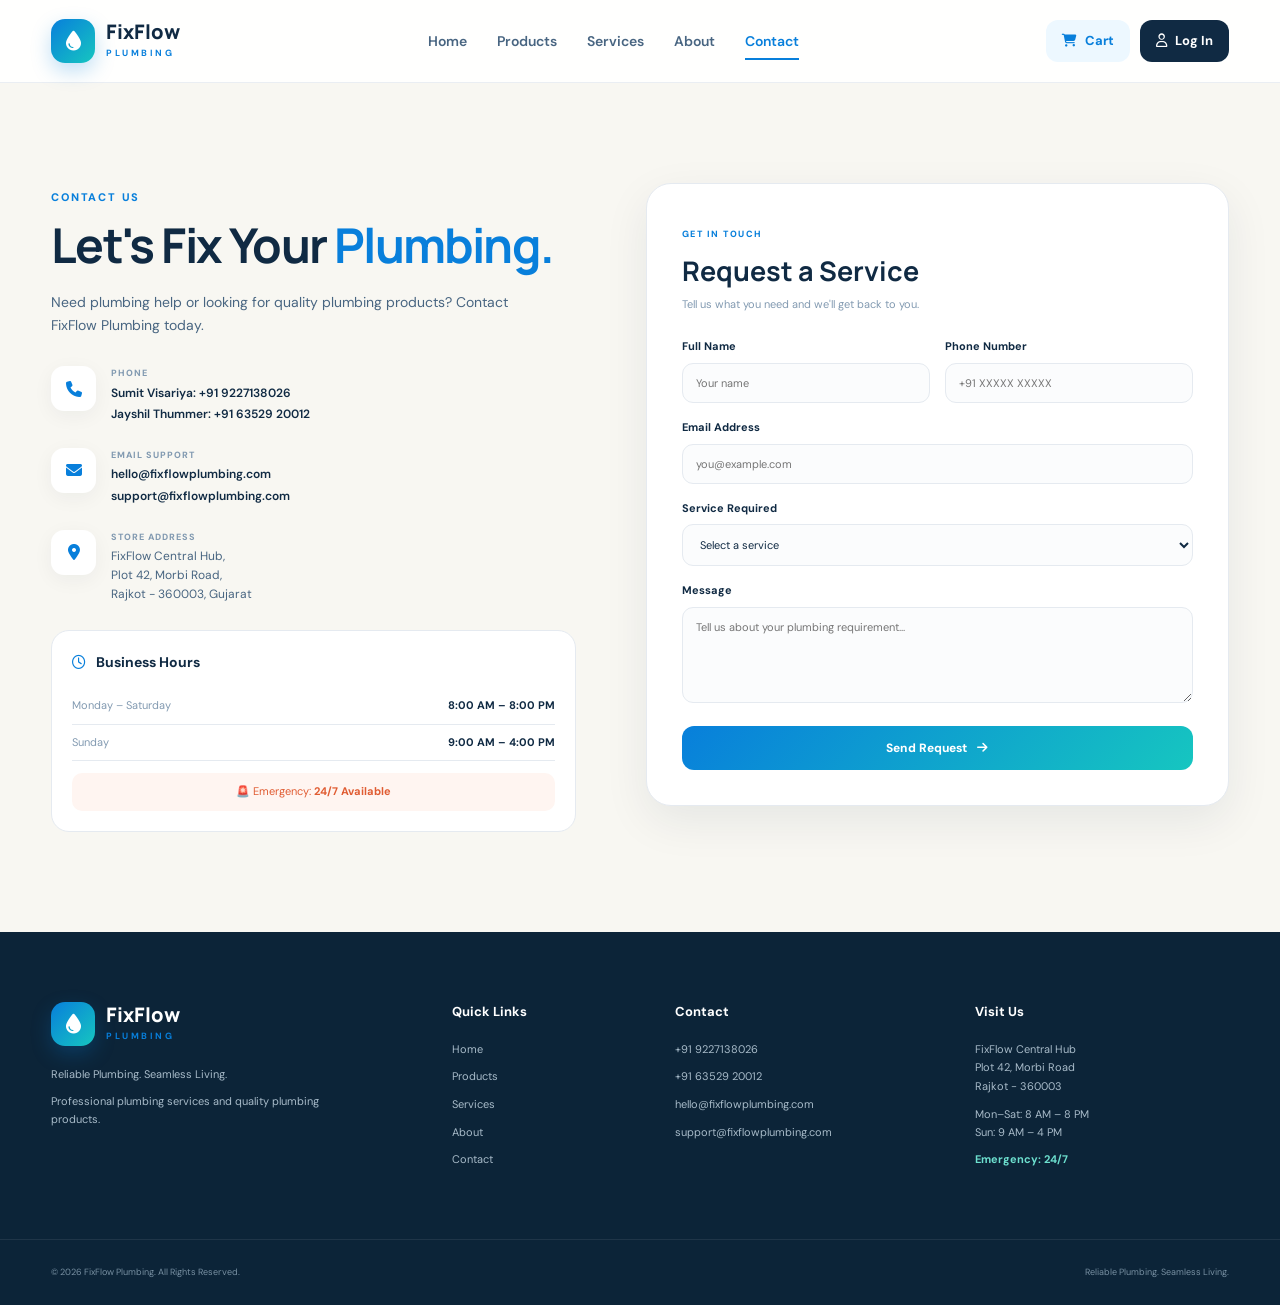
<file: Final Fixflow-Plumbing/contact.html>
<!DOCTYPE html>
<html lang="en">
<head>
<meta charset="UTF-8">
<meta name="viewport" content="width=device-width, initial-scale=1.0">
<title>FixFlow Plumbing | Contact</title>
<link rel="stylesheet" href="style.css">
<link rel="preconnect" href="https://fonts.googleapis.com">
<link rel="preconnect" href="https://fonts.gstatic.com" crossorigin>
<link href="https://fonts.googleapis.com/css2?family=DM+Sans:wght@400;500;600;700&family=Manrope:wght@500;600;700;800&display=swap" rel="stylesheet">
<link rel="stylesheet" href="https://cdnjs.cloudflare.com/ajax/libs/font-awesome/6.5.2/css/all.min.css">
</head>
<body>
<header class="header">
<div class="container nav-container">
<a class="logo" href="index.html">
<span class="logo-icon">
<i class="fa-solid fa-droplet"></i>
</span>
<span>
<strong>FixFlow</strong>
<small>PLUMBING</small>
</span>
</a>
<nav class="navbar">
<a href="index.html">Home</a>
<a href="product.html">Products</a>
<a href="services.html">Services</a>
<a href="about.html">About</a>
<a class="active" href="contact.html">Contact</a>
</nav>
<div class="header-buttons">
<a class="cart-btn" href="cart.html">
<i class="fa-solid fa-cart-shopping"></i>
                Cart
            </a>
<a class="login-btn" href="login.html">
<i class="fa-regular fa-user"></i>
                Log In
            </a>
</div>
</div>
</header>
<section class="contact-section" id="contact">
<div class="container contact-grid">
<div class="contact-info">
<span class="section-tag">
                CONTACT US
            </span>
<h2>
                Let's Fix Your
                <span>Plumbing.</span>
</h2>
<p>
                Need plumbing help or looking for quality plumbing
                products? Contact FixFlow Plumbing today.
            </p>
<div class="contact-item">
<div class="contact-icon">
<i class="fa-solid fa-phone"></i>
</div>
<div>
<small>PHONE</small>
<a href="tel:+919227138026">
                        Sumit Visariya: +91 9227138026
                    </a>
<a href="tel:+916352920012">
                        Jayshil Thummer: +91 63529 20012
                    </a>
</div>
</div>
<div class="contact-item">
<div class="contact-icon">
<i class="fa-solid fa-envelope"></i>
</div>
<div>
<small>EMAIL SUPPORT</small>
<a href="mailto:hello@fixflowplumbing.com">
                        hello@fixflowplumbing.com
                    </a>
<a href="mailto:support@fixflowplumbing.com">
                        support@fixflowplumbing.com
                    </a>
</div>
</div>
<div class="contact-item">
<div class="contact-icon">
<i class="fa-solid fa-location-dot"></i>
</div>
<div>
<small>STORE ADDRESS</small>
<p>
                        FixFlow Central Hub,<br/>
                        Plot 42, Morbi Road,<br/>
                        Rajkot - 360003, Gujarat
                    </p>
</div>
</div>
<div class="hours-box">
<h3>
<i class="fa-regular fa-clock"></i>
                    Business Hours
                </h3>
<div class="hours-row">
<span>Monday – Saturday</span>
<strong>8:00 AM – 8:00 PM</strong>
</div>
<div class="hours-row">
<span>Sunday</span>
<strong>9:00 AM – 4:00 PM</strong>
</div>
<div class="emergency-hours">
                    🚨 Emergency: <strong>24/7 Available</strong>
</div>
</div>
</div>
<!-- CONTACT FORM -->
<div class="contact-form-card">
<div class="form-header">
<span>GET IN TOUCH</span>
<h3>
                    Request a Service
                </h3>
<p>
                    Tell us what you need and we'll get back to you.
                </p>
</div>
<form>
<div class="form-row">
<div class="form-group">
<label>Full Name</label>
<input placeholder="Your name" required="" type="text"/>
</div>
<div class="form-group">
<label>Phone Number</label>
<input placeholder="+91 XXXXX XXXXX" required="" type="tel"/>
</div>
</div>
<div class="form-group">
<label>Email Address</label>
<input placeholder="you@example.com" type="email"/>
</div>
<div class="form-group">
<label>Service Required</label>
<select>
<option>Select a service</option>
<option>Tap &amp; Faucet Repair</option>
<option>Shower Installation</option>
<option>Toilet Repair</option>
<option>Pipe Leakage Repair</option>
<option>Water Tank Installation</option>
<option>Drain Cleaning</option>
<option>Pipe Installation</option>
<option>Complete Bathroom Plumbing</option>
<option>Emergency Plumbing</option>
</select>
</div>
<div class="form-group">
<label>Message</label>
<textarea placeholder="Tell us about your plumbing requirement..." rows="5"></textarea>
</div>
<button class="submit-btn" type="submit">
                    Send Request
                    <i class="fa-solid fa-arrow-right"></i>
</button>
</form>
</div>
</div>
</section>
<footer class="footer">
<div class="container footer-grid">
<div class="footer-brand">
<a class="logo footer-logo" href="index.html">
<span class="logo-icon">
<i class="fa-solid fa-droplet"></i>
</span>
<span>
<strong>FixFlow</strong>
<small>PLUMBING</small>
</span>
</a>
<p>
                Reliable Plumbing. Seamless Living.
            </p>
<p>
                Professional plumbing services and quality
                plumbing products.
            </p>
</div>
<div class="footer-column">
<h3>Quick Links</h3>
<a href="index.html">Home</a>
<a href="product.html">Products</a>
<a href="services.html">Services</a>
<a href="about.html">About</a>
<a href="contact.html">Contact</a>
</div>
<div class="footer-column">
<h3>Contact</h3>
<a href="tel:+919227138026">
                +91 9227138026
            </a>
<a href="tel:+916352920012">
                +91 63529 20012
            </a>
<a href="mailto:hello@fixflowplumbing.com">
                hello@fixflowplumbing.com
            </a>
<a href="mailto:support@fixflowplumbing.com">
                support@fixflowplumbing.com
            </a>
</div>
<div class="footer-column">
<h3>Visit Us</h3>
<p>
                FixFlow Central Hub<br/>
                Plot 42, Morbi Road<br/>
                Rajkot - 360003
            </p>
<p>
                Mon–Sat: 8 AM – 8 PM<br/>
                Sun: 9 AM – 4 PM
            </p>
<strong class="footer-emergency">
                Emergency: 24/7
            </strong>
</div>
</div>
<div class="footer-bottom">
<div class="container">
<p>
                © 2026 FixFlow Plumbing. All Rights Reserved.
            </p>
<p>
                Reliable Plumbing. Seamless Living.
            </p>
</div>
</div>
</footer>
</body>
</html>
</file>
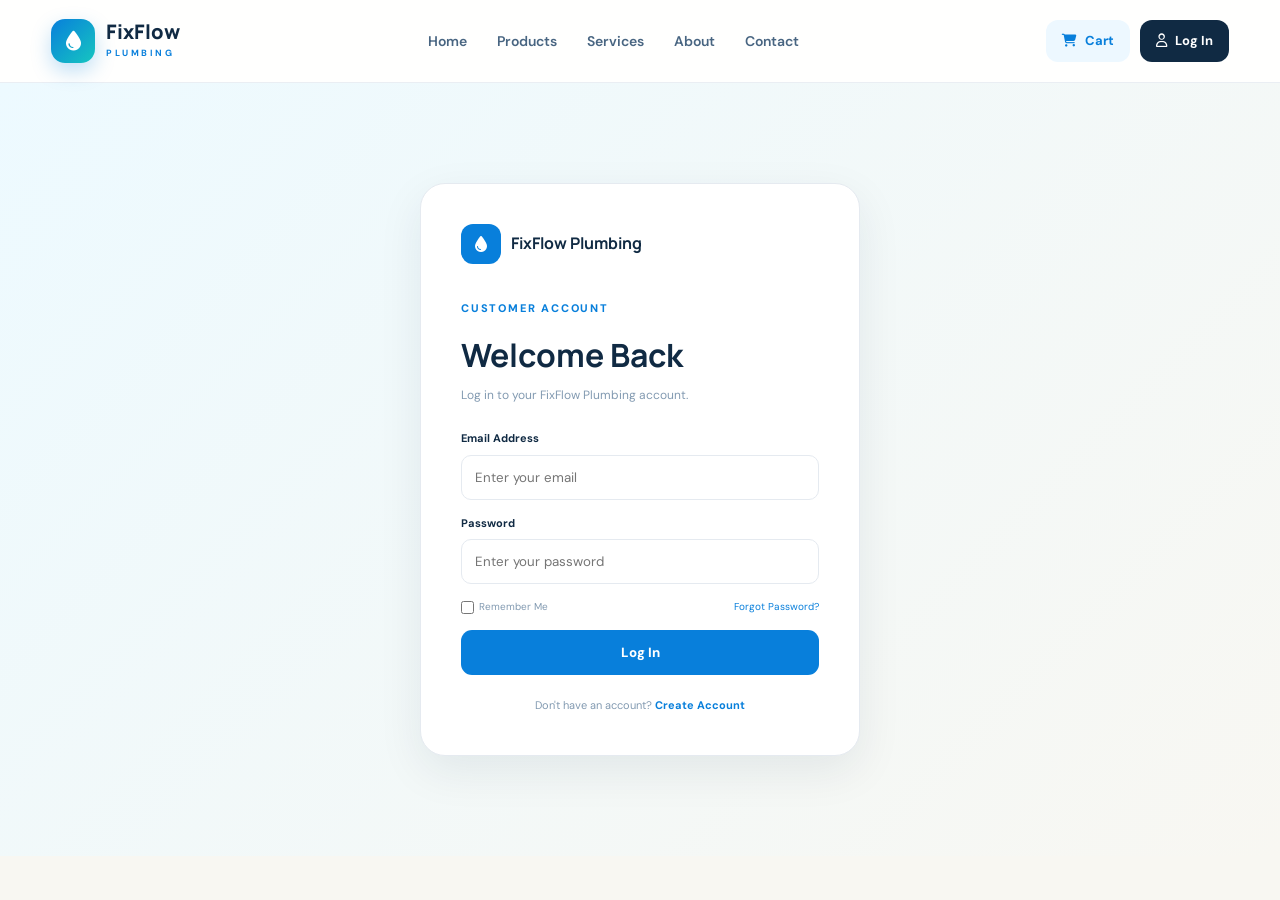
<file: Final Fixflow-Plumbing/login.html>
<!DOCTYPE html>
<html lang="en">
<head>
<meta charset="UTF-8">
<meta name="viewport" content="width=device-width, initial-scale=1.0">
<title>FixFlow Plumbing | Login</title>
<link rel="stylesheet" href="style.css">
<link rel="preconnect" href="https://fonts.googleapis.com">
<link rel="preconnect" href="https://fonts.gstatic.com" crossorigin>
<link href="https://fonts.googleapis.com/css2?family=DM+Sans:wght@400;500;600;700&family=Manrope:wght@500;600;700;800&display=swap" rel="stylesheet">
<link rel="stylesheet" href="https://cdnjs.cloudflare.com/ajax/libs/font-awesome/6.5.2/css/all.min.css">
</head>
<body>
<header class="header">
<div class="container nav-container">
<a class="logo" href="index.html">
<span class="logo-icon">
<i class="fa-solid fa-droplet"></i>
</span>
<span>
<strong>FixFlow</strong>
<small>PLUMBING</small>
</span>
</a>
<nav class="navbar">
<a href="index.html">Home</a>
<a href="product.html">Products</a>
<a href="services.html">Services</a>
<a href="about.html">About</a>
<a href="contact.html">Contact</a>
</nav>
<div class="header-buttons">
<a class="cart-btn" href="cart.html">
<i class="fa-solid fa-cart-shopping"></i>
                Cart
            </a>
<a class="login-btn" href="login.html">
<i class="fa-regular fa-user"></i>
                Log In
            </a>
</div>
</div>
</header>
<section class="login-section" id="login">
<div class="login-card">
<div class="login-logo">
<span>
<i class="fa-solid fa-droplet"></i>
</span>
<strong>FixFlow Plumbing</strong>
</div>
<span class="section-tag">CUSTOMER ACCOUNT</span>
<h2>Welcome Back</h2>
<p>
            Log in to your FixFlow Plumbing account.
        </p>
<form>
<label>Email Address</label>
<input placeholder="Enter your email" type="email"/>
<label>Password</label>
<input placeholder="Enter your password" type="password"/>
<div class="login-options">
<label>
<input type="checkbox"/>
                    Remember Me
                </label>
<a href="#">Forgot Password?</a>
</div>
<button class="login-submit" type="submit">
                Log In
            </button>
</form>
<div class="create-account">
            Don't have an account?
            <a href="#">Create Account</a>
</div>
</div>
</section>

</body>
</html>
</file>
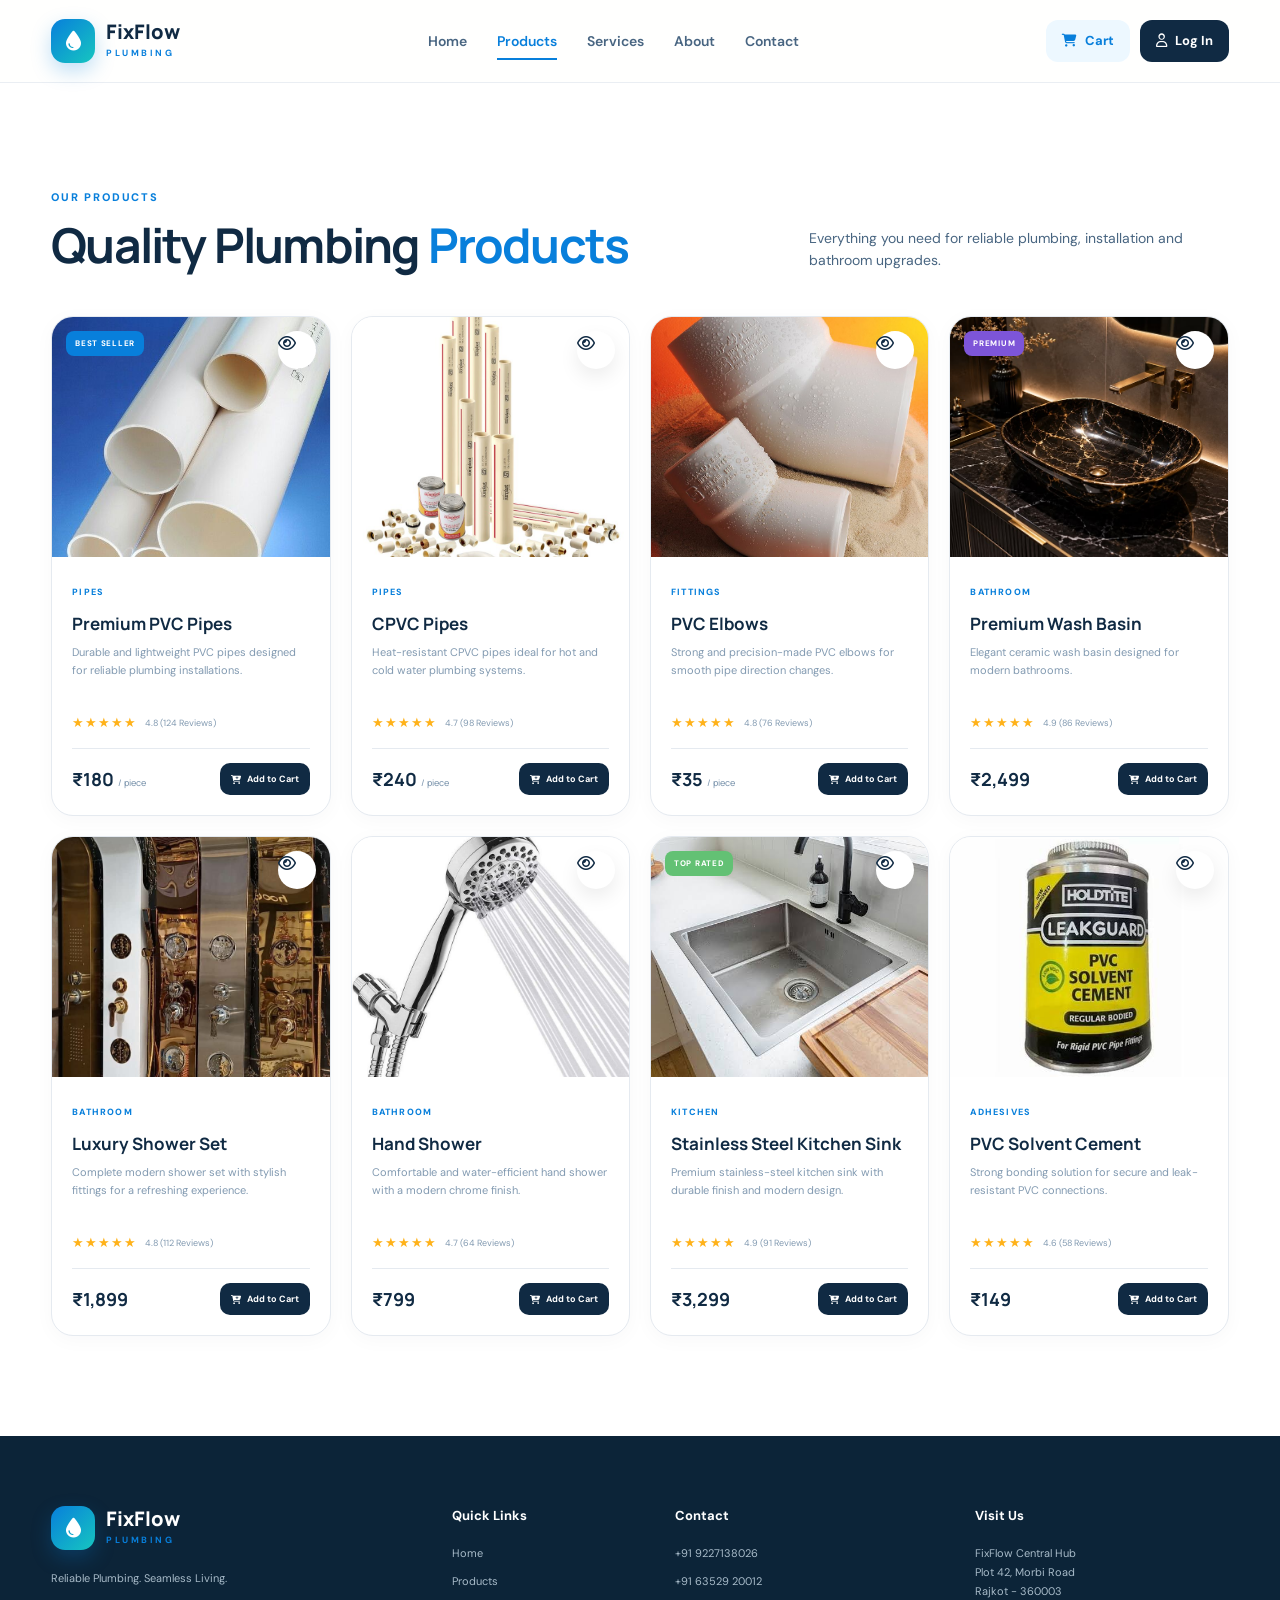
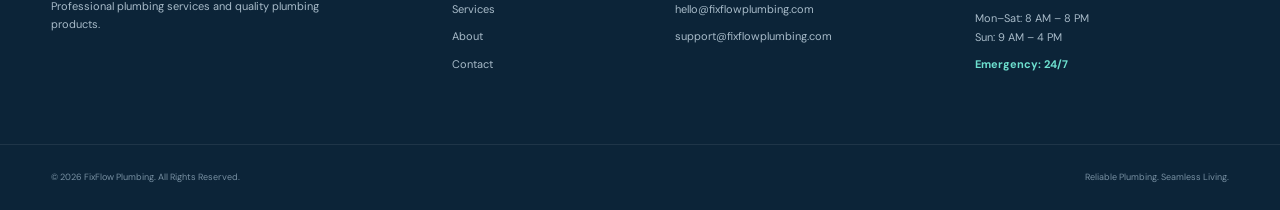
<file: Final Fixflow-Plumbing/product.html>
<!DOCTYPE html>
<html lang="en">
<head>
<meta charset="UTF-8">
<meta name="viewport" content="width=device-width, initial-scale=1.0">
<title>FixFlow Plumbing | Products</title>
<link rel="stylesheet" href="style.css">
<link rel="preconnect" href="https://fonts.googleapis.com">
<link rel="preconnect" href="https://fonts.gstatic.com" crossorigin>
<link href="https://fonts.googleapis.com/css2?family=DM+Sans:wght@400;500;600;700&family=Manrope:wght@500;600;700;800&display=swap" rel="stylesheet">
<link rel="stylesheet" href="https://cdnjs.cloudflare.com/ajax/libs/font-awesome/6.5.2/css/all.min.css">
</head>
<body>
<header class="header">
<div class="container nav-container">
<a class="logo" href="index.html">
<span class="logo-icon">
<i class="fa-solid fa-droplet"></i>
</span>
<span>
<strong>FixFlow</strong>
<small>PLUMBING</small>
</span>
</a>
<nav class="navbar">
<a href="index.html">Home</a>
<a class="active" href="product.html">Products</a>
<a href="services.html">Services</a>
<a href="about.html">About</a>
<a href="contact.html">Contact</a>
</nav>
<div class="header-buttons">
<a class="cart-btn" href="cart.html">
<i class="fa-solid fa-cart-shopping"></i>
                Cart
            </a>
<a class="login-btn" href="login.html">
<i class="fa-regular fa-user"></i>
                Log In
            </a>
</div>
</div>
</header>
<section class="products-section" id="products">
<div class="container">
<div class="section-heading">
<div>
<span class="section-tag">OUR PRODUCTS</span>
<h2>
                    Quality Plumbing
                    <span>Products</span>
</h2>
</div>
<p>
                Everything you need for reliable plumbing,
                installation and bathroom upgrades.
            </p>
</div>
<div class="products-grid">
<!-- PRODUCT 1 -->
<article class="product-card">
<div class="product-image">
<span class="product-badge">
                        BEST SELLER
                    </span>
<img alt="PVC Pipes" src="Premium PVC Pipes.jpg"/>
<a aria-label="View product details" class="quick-view" href="product-details/pvc-pipes.html"><i class="fa-regular fa-eye"></i></a>
</div>
<div class="product-content">
<span class="product-category">PIPES</span>
<a class="product-title-link" href="product-details/pvc-pipes.html"><h3>Premium PVC Pipes</h3></a>
<p>
                        Durable and lightweight PVC pipes designed
                        for reliable plumbing installations.
                    </p>
<div class="rating">
<span>★★★★★</span>
<small>4.8 (124 Reviews)</small>
</div>
<div class="product-bottom">
<strong>₹180 <small>/ piece</small></strong>
<a class="add-cart" href="cart.html">
<i class="fa-solid fa-cart-plus"></i>
                            Add to Cart
                        </a>
</div>
</div>
</article>
<!-- PRODUCT 2 -->
<article class="product-card">
<div class="product-image">
<img alt="CPVC Pipes" src="CPVC Pipes.jpg"/>
<a aria-label="View product details" class="quick-view" href="product-details/cpvc-pipes.html"><i class="fa-regular fa-eye"></i></a>
</div>
<div class="product-content">
<span class="product-category">PIPES</span>
<a class="product-title-link" href="product-details/cpvc-pipes.html"><h3>CPVC Pipes</h3></a>
<p>
                        Heat-resistant CPVC pipes ideal for hot
                        and cold water plumbing systems.
                    </p>
<div class="rating">
<span>★★★★★</span>
<small>4.7 (98 Reviews)</small>
</div>
<div class="product-bottom">
<strong>₹240 <small>/ piece</small></strong>
<a class="add-cart" href="cart.html">
<i class="fa-solid fa-cart-plus"></i>
                            Add to Cart
                        </a>
</div>
</div>
</article>
<!-- PRODUCT 3 -->
<article class="product-card">
<div class="product-image">
<img alt="PVC Elbows" src="PVC Elbows.jpg"/>
<a aria-label="View product details" class="quick-view" href="product-details/pvc-elbows.html"><i class="fa-regular fa-eye"></i></a>
</div>
<div class="product-content">
<span class="product-category">FITTINGS</span>
<a class="product-title-link" href="product-details/pvc-elbows.html"><h3>PVC Elbows</h3></a>
<p>
                        Strong and precision-made PVC elbows for
                        smooth pipe direction changes.
                    </p>
<div class="rating">
<span>★★★★★</span>
<small>4.8 (76 Reviews)</small>
</div>
<div class="product-bottom">
<strong>₹35 <small>/ piece</small></strong>
<a class="add-cart" href="cart.html">
<i class="fa-solid fa-cart-plus"></i>
                            Add to Cart
                        </a>
</div>
</div>
</article>
<!-- PRODUCT 4 -->
<article class="product-card">
<div class="product-image">
<span class="product-badge premium">
                        PREMIUM
                    </span>
<img alt="Premium Wash Basin" src="Premium Wash Basin.jpg"/>
<a aria-label="View product details" class="quick-view" href="product-details/wash-basin.html"><i class="fa-regular fa-eye"></i></a>
</div>
<div class="product-content">
<span class="product-category">BATHROOM</span>
<a class="product-title-link" href="product-details/wash-basin.html"><h3>Premium Wash Basin</h3></a>
<p>
                        Elegant ceramic wash basin designed
                        for modern bathrooms.
                    </p>
<div class="rating">
<span>★★★★★</span>
<small>4.9 (86 Reviews)</small>
</div>
<div class="product-bottom">
<strong>₹2,499</strong>
<a class="add-cart" href="cart.html">
<i class="fa-solid fa-cart-plus"></i>
                            Add to Cart
                        </a>
</div>
</div>
</article>
<!-- PRODUCT 5 -->
<article class="product-card">
<div class="product-image">
<img alt="Luxury Shower Set" src="Luxury Shower Set.jpg"/>
<a aria-label="View product details" class="quick-view" href="product-details/shower-set.html"><i class="fa-regular fa-eye"></i></a>
</div>
<div class="product-content">
<span class="product-category">BATHROOM</span>
<a class="product-title-link" href="product-details/shower-set.html"><h3>Luxury Shower Set</h3></a>
<p>
                        Complete modern shower set with stylish
                        fittings for a refreshing experience.
                    </p>
<div class="rating">
<span>★★★★★</span>
<small>4.8 (112 Reviews)</small>
</div>
<div class="product-bottom">
<strong>₹1,899</strong>
<a class="add-cart" href="cart.html">
<i class="fa-solid fa-cart-plus"></i>
                            Add to Cart
                        </a>
</div>
</div>
</article>
<!-- PRODUCT 6 -->
<article class="product-card">
<div class="product-image">
<img alt="Hand Shower" src="Hand Shower.jpg"/>
<a aria-label="View product details" class="quick-view" href="product-details/hand-shower.html"><i class="fa-regular fa-eye"></i></a>
</div>
<div class="product-content">
<span class="product-category">BATHROOM</span>
<a class="product-title-link" href="product-details/hand-shower.html"><h3>Hand Shower</h3></a>
<p>
                        Comfortable and water-efficient hand shower
                        with a modern chrome finish.
                    </p>
<div class="rating">
<span>★★★★★</span>
<small>4.7 (64 Reviews)</small>
</div>
<div class="product-bottom">
<strong>₹799</strong>
<a class="add-cart" href="cart.html">
<i class="fa-solid fa-cart-plus"></i>
                            Add to Cart
                        </a>
</div>
</div>
</article>
<!-- PRODUCT 7 -->
<article class="product-card">
<div class="product-image">
<span class="product-badge top-rated">
                        TOP RATED
                    </span>
<img alt="Stainless Steel Kitchen Sink" src="Stainless Steel Kitchen Sink.jpg"/>
<a aria-label="View product details" class="quick-view" href="product-details/kitchen-sink.html"><i class="fa-regular fa-eye"></i></a>
</div>
<div class="product-content">
<span class="product-category">KITCHEN</span>
<a class="product-title-link" href="product-details/kitchen-sink.html"><h3>Stainless Steel Kitchen Sink</h3></a>
<p>
                        Premium stainless-steel kitchen sink with
                        durable finish and modern design.
                    </p>
<div class="rating">
<span>★★★★★</span>
<small>4.9 (91 Reviews)</small>
</div>
<div class="product-bottom">
<strong>₹3,299</strong>
<a class="add-cart" href="cart.html">
<i class="fa-solid fa-cart-plus"></i>
                            Add to Cart
                        </a>
</div>
</div>
</article>
<!-- PRODUCT 8 -->
<article class="product-card">
<div class="product-image">
<img alt="PVC Solvent Cement" src="PVC Solvent Cement.jpg"/>
<a aria-label="View product details" class="quick-view" href="product-details/pvc-solvent-cement.html"><i class="fa-regular fa-eye"></i></a>
</div>
<div class="product-content">
<span class="product-category">ADHESIVES</span>
<a class="product-title-link" href="product-details/pvc-solvent-cement.html"><h3>PVC Solvent Cement</h3></a>
<p>
                        Strong bonding solution for secure and
                        leak-resistant PVC connections.
                    </p>
<div class="rating">
<span>★★★★★</span>
<small>4.6 (58 Reviews)</small>
</div>
<div class="product-bottom">
<strong>₹149</strong>
<a class="add-cart" href="cart.html">
<i class="fa-solid fa-cart-plus"></i>
                            Add to Cart
                        </a>
</div>
</div>
</article>
</div>
</div>
</section>
<footer class="footer">
<div class="container footer-grid">
<div class="footer-brand">
<a class="logo footer-logo" href="index.html">
<span class="logo-icon">
<i class="fa-solid fa-droplet"></i>
</span>
<span>
<strong>FixFlow</strong>
<small>PLUMBING</small>
</span>
</a>
<p>
                Reliable Plumbing. Seamless Living.
            </p>
<p>
                Professional plumbing services and quality
                plumbing products.
            </p>
</div>
<div class="footer-column">
<h3>Quick Links</h3>
<a href="index.html">Home</a>
<a href="product.html">Products</a>
<a href="services.html">Services</a>
<a href="about.html">About</a>
<a href="contact.html">Contact</a>
</div>
<div class="footer-column">
<h3>Contact</h3>
<a href="tel:+919227138026">
                +91 9227138026
            </a>
<a href="tel:+916352920012">
                +91 63529 20012
            </a>
<a href="mailto:hello@fixflowplumbing.com">
                hello@fixflowplumbing.com
            </a>
<a href="mailto:support@fixflowplumbing.com">
                support@fixflowplumbing.com
            </a>
</div>
<div class="footer-column">
<h3>Visit Us</h3>
<p>
                FixFlow Central Hub<br/>
                Plot 42, Morbi Road<br/>
                Rajkot - 360003
            </p>
<p>
                Mon–Sat: 8 AM – 8 PM<br/>
                Sun: 9 AM – 4 PM
            </p>
<strong class="footer-emergency">
                Emergency: 24/7
            </strong>
</div>
</div>
<div class="footer-bottom">
<div class="container">
<p>
                © 2026 FixFlow Plumbing. All Rights Reserved.
            </p>
<p>
                Reliable Plumbing. Seamless Living.
            </p>
</div>
</div>
</footer>
</body>
</html>
</file>
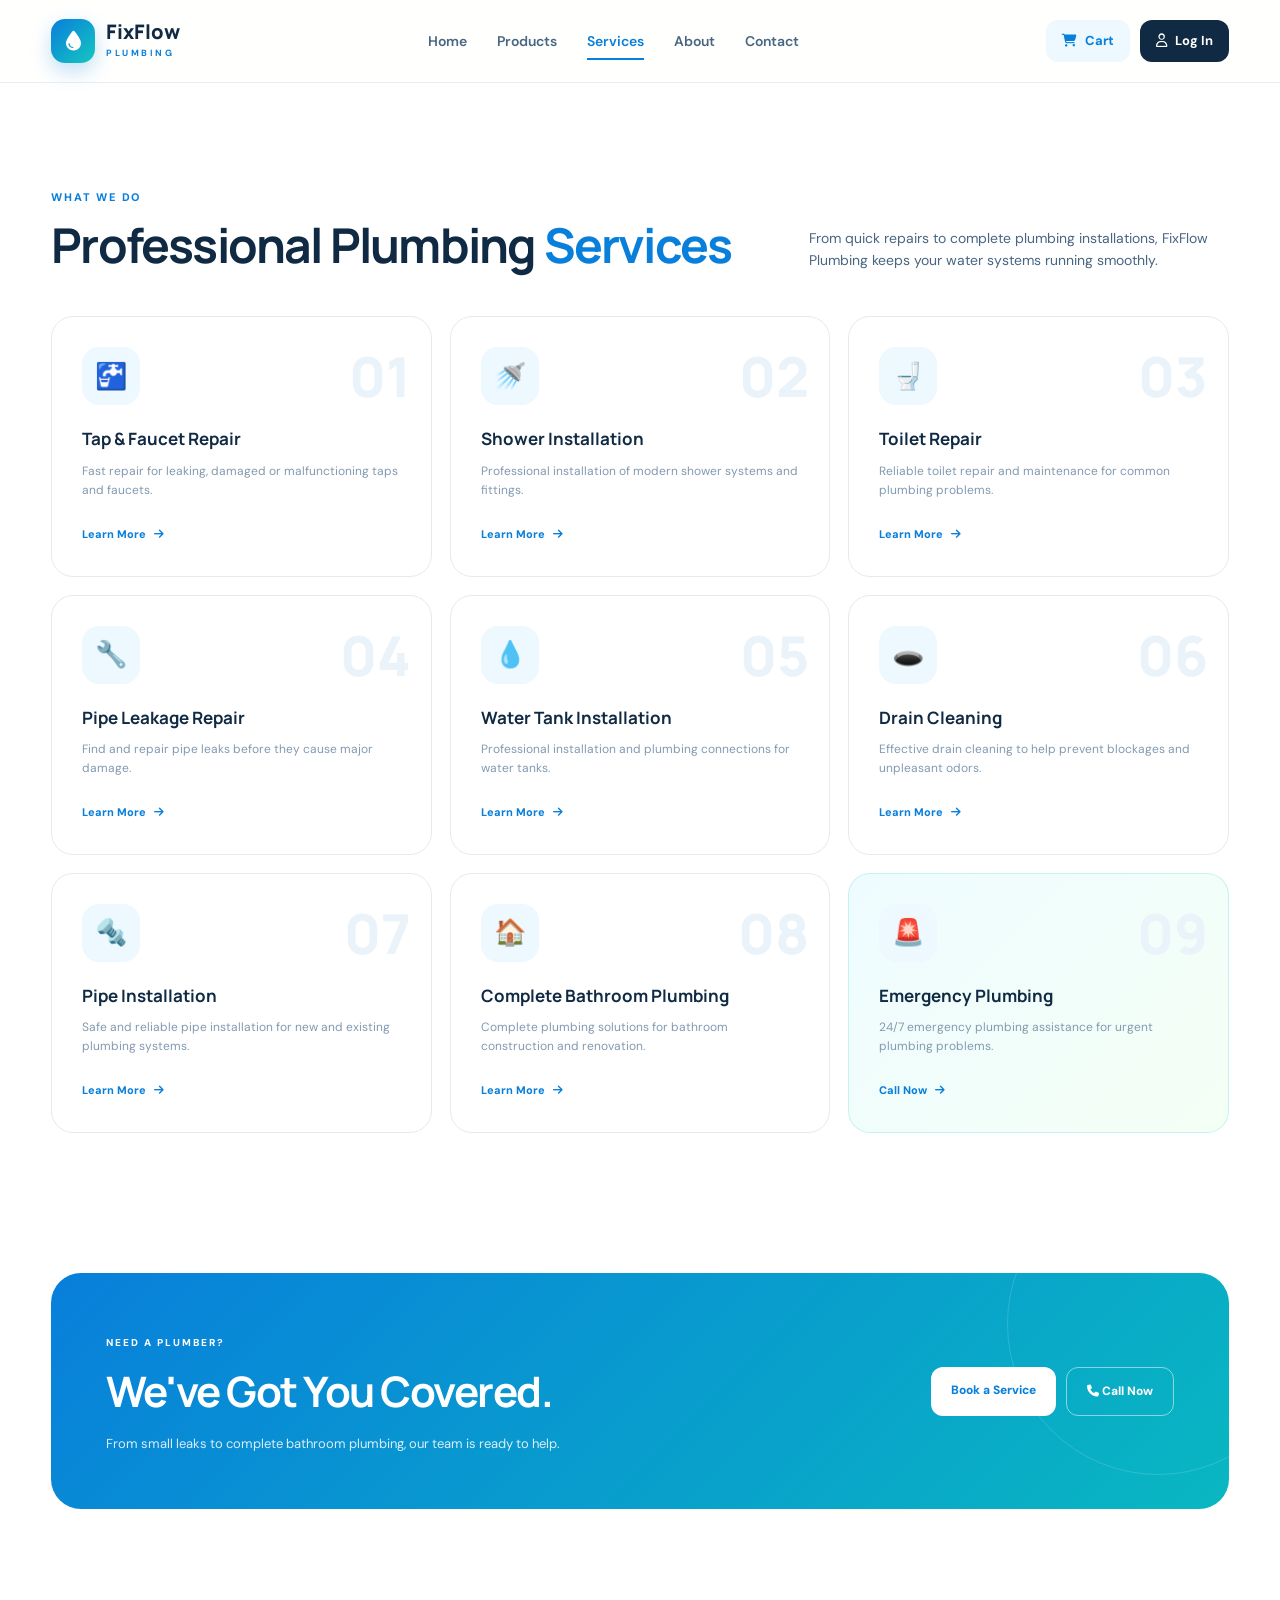
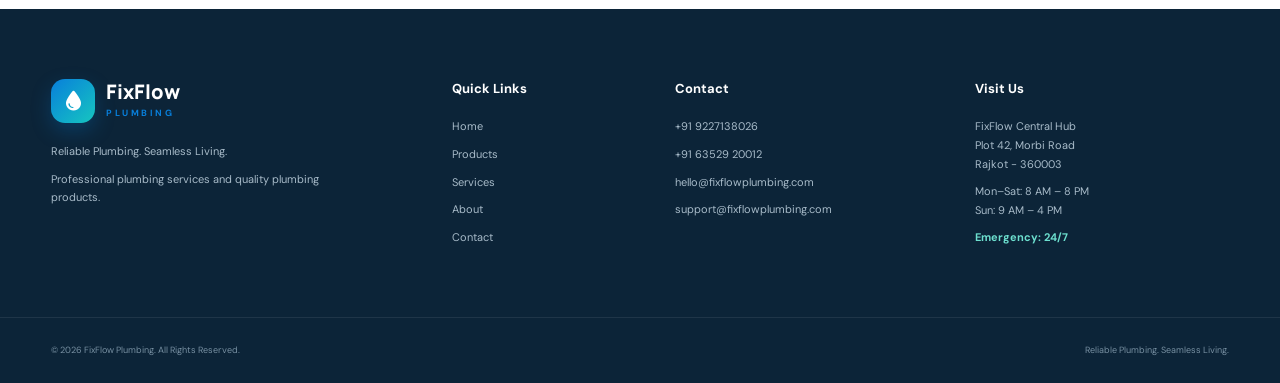
<file: Final Fixflow-Plumbing/services.html>
<!DOCTYPE html>
<html lang="en">
<head>
<meta charset="UTF-8">
<meta name="viewport" content="width=device-width, initial-scale=1.0">
<title>FixFlow Plumbing | Services</title>
<link rel="stylesheet" href="style.css">
<link rel="preconnect" href="https://fonts.googleapis.com">
<link rel="preconnect" href="https://fonts.gstatic.com" crossorigin>
<link href="https://fonts.googleapis.com/css2?family=DM+Sans:wght@400;500;600;700&family=Manrope:wght@500;600;700;800&display=swap" rel="stylesheet">
<link rel="stylesheet" href="https://cdnjs.cloudflare.com/ajax/libs/font-awesome/6.5.2/css/all.min.css">
</head>
<body>
<header class="header">
<div class="container nav-container">
<a class="logo" href="index.html">
<span class="logo-icon">
<i class="fa-solid fa-droplet"></i>
</span>
<span>
<strong>FixFlow</strong>
<small>PLUMBING</small>
</span>
</a>
<nav class="navbar">
<a href="index.html">Home</a>
<a href="product.html">Products</a>
<a class="active" href="services.html">Services</a>
<a href="about.html">About</a>
<a href="contact.html">Contact</a>
</nav>
<div class="header-buttons">
<a class="cart-btn" href="cart.html">
<i class="fa-solid fa-cart-shopping"></i>
                Cart
            </a>
<a class="login-btn" href="login.html">
<i class="fa-regular fa-user"></i>
                Log In
            </a>
</div>
</div>
</header>
<section class="services-section" id="services">
<div class="container">
<div class="section-heading">
<div>
<span class="section-tag">WHAT WE DO</span>
<h2>
                    Professional Plumbing
                    <span>Services</span>
</h2>
</div>
<p>
                From quick repairs to complete plumbing installations,
                FixFlow Plumbing keeps your water systems running smoothly.
            </p>
</div>
<div class="services-grid">
<div class="service-card">
<div class="service-number">01</div>
<div class="service-icon">
                    🚰
                </div>
<h3>Tap &amp; Faucet Repair</h3>
<p>
                    Fast repair for leaking, damaged or
                    malfunctioning taps and faucets.
                </p>
<a href="#contact">
                    Learn More <i class="fa-solid fa-arrow-right"></i>
</a>
</div>
<div class="service-card">
<div class="service-number">02</div>
<div class="service-icon">
                    🚿
                </div>
<h3>Shower Installation</h3>
<p>
                    Professional installation of modern
                    shower systems and fittings.
                </p>
<a href="#contact">
                    Learn More <i class="fa-solid fa-arrow-right"></i>
</a>
</div>
<div class="service-card">
<div class="service-number">03</div>
<div class="service-icon">
                    🚽
                </div>
<h3>Toilet Repair</h3>
<p>
                    Reliable toilet repair and maintenance
                    for common plumbing problems.
                </p>
<a href="#contact">
                    Learn More <i class="fa-solid fa-arrow-right"></i>
</a>
</div>
<div class="service-card">
<div class="service-number">04</div>
<div class="service-icon">
                    🔧
                </div>
<h3>Pipe Leakage Repair</h3>
<p>
                    Find and repair pipe leaks before
                    they cause major damage.
                </p>
<a href="#contact">
                    Learn More <i class="fa-solid fa-arrow-right"></i>
</a>
</div>
<div class="service-card">
<div class="service-number">05</div>
<div class="service-icon">
                    💧
                </div>
<h3>Water Tank Installation</h3>
<p>
                    Professional installation and plumbing
                    connections for water tanks.
                </p>
<a href="#contact">
                    Learn More <i class="fa-solid fa-arrow-right"></i>
</a>
</div>
<div class="service-card">
<div class="service-number">06</div>
<div class="service-icon">
                    🕳️
                </div>
<h3>Drain Cleaning</h3>
<p>
                    Effective drain cleaning to help prevent
                    blockages and unpleasant odors.
                </p>
<a href="#contact">
                    Learn More <i class="fa-solid fa-arrow-right"></i>
</a>
</div>
<div class="service-card">
<div class="service-number">07</div>
<div class="service-icon">
                    🔩
                </div>
<h3>Pipe Installation</h3>
<p>
                    Safe and reliable pipe installation
                    for new and existing plumbing systems.
                </p>
<a href="#contact">
                    Learn More <i class="fa-solid fa-arrow-right"></i>
</a>
</div>
<div class="service-card">
<div class="service-number">08</div>
<div class="service-icon">
                    🏠
                </div>
<h3>Complete Bathroom Plumbing</h3>
<p>
                    Complete plumbing solutions for
                    bathroom construction and renovation.
                </p>
<a href="#contact">
                    Learn More <i class="fa-solid fa-arrow-right"></i>
</a>
</div>
<div class="service-card emergency-service">
<div class="service-number">09</div>
<div class="service-icon">
                    🚨
                </div>
<h3>Emergency Plumbing</h3>
<p>
                    24/7 emergency plumbing assistance
                    for urgent plumbing problems.
                </p>
<a href="#contact">
                    Call Now <i class="fa-solid fa-arrow-right"></i>
</a>
</div>
</div>
</div>
</section>
<section class="cta-section">
<div class="container">
<div class="cta-box">
<div>
<span>NEED A PLUMBER?</span>
<h2>
                    We've Got You Covered.
                </h2>
<p>
                    From small leaks to complete bathroom plumbing,
                    our team is ready to help.
                </p>
</div>
<div class="cta-buttons">
<a class="white-btn" href="#contact">
                    Book a Service
                </a>
<a class="outline-white-btn" href="tel:+919227138026">
<i class="fa-solid fa-phone"></i>
                    Call Now
                </a>
</div>
</div>
</div>
</section>
<footer class="footer">
<div class="container footer-grid">
<div class="footer-brand">
<a class="logo footer-logo" href="index.html">
<span class="logo-icon">
<i class="fa-solid fa-droplet"></i>
</span>
<span>
<strong>FixFlow</strong>
<small>PLUMBING</small>
</span>
</a>
<p>
                Reliable Plumbing. Seamless Living.
            </p>
<p>
                Professional plumbing services and quality
                plumbing products.
            </p>
</div>
<div class="footer-column">
<h3>Quick Links</h3>
<a href="index.html">Home</a>
<a href="product.html">Products</a>
<a href="services.html">Services</a>
<a href="about.html">About</a>
<a href="contact.html">Contact</a>
</div>
<div class="footer-column">
<h3>Contact</h3>
<a href="tel:+919227138026">
                +91 9227138026
            </a>
<a href="tel:+916352920012">
                +91 63529 20012
            </a>
<a href="mailto:hello@fixflowplumbing.com">
                hello@fixflowplumbing.com
            </a>
<a href="mailto:support@fixflowplumbing.com">
                support@fixflowplumbing.com
            </a>
</div>
<div class="footer-column">
<h3>Visit Us</h3>
<p>
                FixFlow Central Hub<br/>
                Plot 42, Morbi Road<br/>
                Rajkot - 360003
            </p>
<p>
                Mon–Sat: 8 AM – 8 PM<br/>
                Sun: 9 AM – 4 PM
            </p>
<strong class="footer-emergency">
                Emergency: 24/7
            </strong>
</div>
</div>
<div class="footer-bottom">
<div class="container">
<p>
                © 2026 FixFlow Plumbing. All Rights Reserved.
            </p>
<p>
                Reliable Plumbing. Seamless Living.
            </p>
</div>
</div>
</footer>
</body>
</html>
</file>
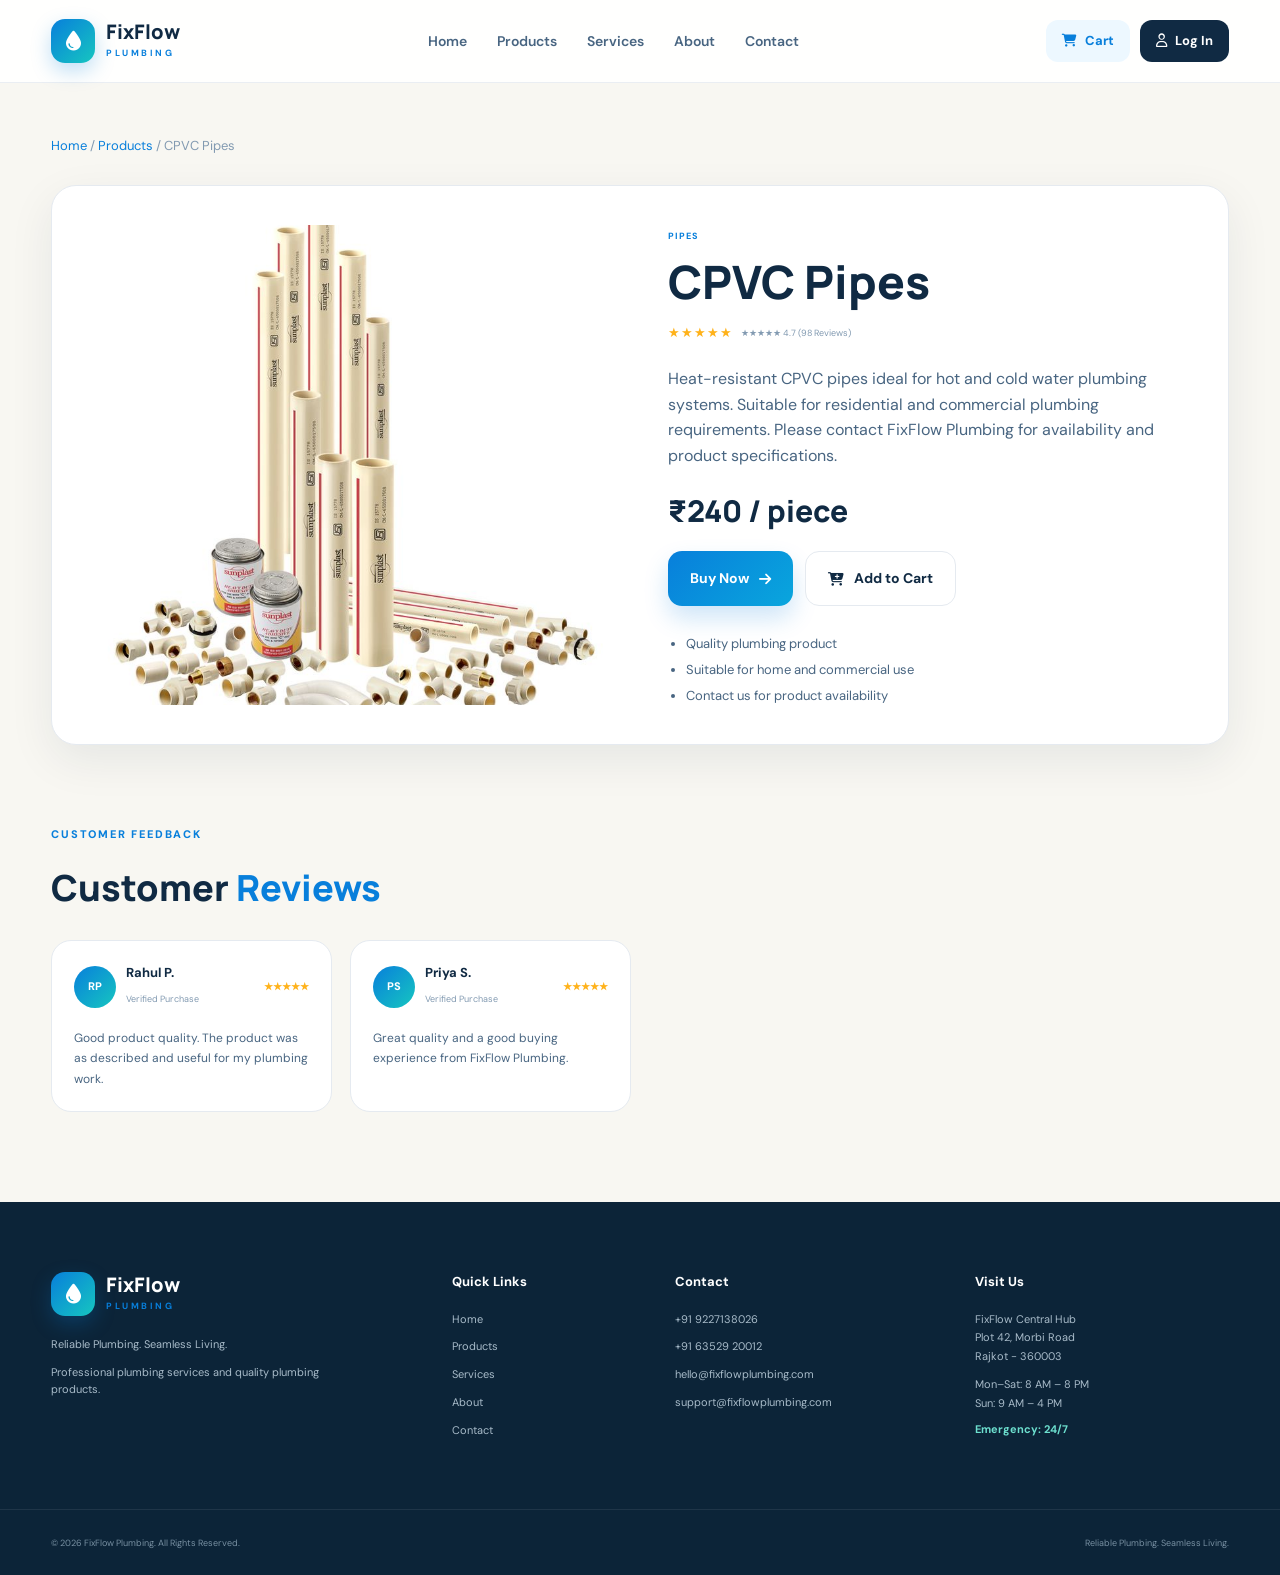
<file: Final Fixflow-Plumbing/product-details/cpvc-pipes.html>
<!DOCTYPE html>
<html lang="en">
<head>
<meta charset="UTF-8">
<meta name="viewport" content="width=device-width, initial-scale=1.0">
<title>FixFlow Plumbing | CPVC Pipes</title>
<link rel="stylesheet" href="../style.css">
<link rel="preconnect" href="https://fonts.googleapis.com">
<link rel="preconnect" href="https://fonts.gstatic.com" crossorigin>
<link href="https://fonts.googleapis.com/css2?family=DM+Sans:wght@400;500;600;700&family=Manrope:wght@500;600;700;800&display=swap" rel="stylesheet">
<link rel="stylesheet" href="https://cdnjs.cloudflare.com/ajax/libs/font-awesome/6.5.2/css/all.min.css">
</head>
<body>
<header class="header">
<div class="container nav-container">
<a class="logo" href="../index.html">
<span class="logo-icon">
<i class="fa-solid fa-droplet"></i>
</span>
<span>
<strong>FixFlow</strong>
<small>PLUMBING</small>
</span>
</a>
<nav class="navbar">
<a href="../index.html">Home</a>
<a href="../product.html">Products</a>
<a href="../services.html">Services</a>
<a href="../about.html">About</a>
<a href="../contact.html">Contact</a>
</nav>
<div class="header-buttons">
<a class="cart-btn" href="../cart.html">
<i class="fa-solid fa-cart-shopping"></i>
                Cart
            </a>
<a class="login-btn" href="../login.html">
<i class="fa-regular fa-user"></i>
                Log In
            </a>
</div>
</div>
</header>
    <main class="product-detail-page"><div class="container"><div class="breadcrumb"><a href="../index.html">Home</a> / <a href="../product.html">Products</a> / CPVC Pipes</div><section class="product-detail-layout"><div class="detail-image"><img src="CPVC Pipes.jpg" alt="CPVC Pipes"></div><div class="detail-info"><span class="product-category">PIPES</span><h1>CPVC Pipes</h1><div class="rating"><span>★★★★★</span><small>★★★★★ 4.7 (98 Reviews)</small></div><p>Heat-resistant CPVC pipes ideal for hot
                        and cold water plumbing systems. Suitable for residential and commercial plumbing requirements. Please contact FixFlow Plumbing for availability and product specifications.</p><strong class="detail-price">₹240 / piece</strong><div class="detail-actions"><a class="primary-btn" href="../cart.html">Buy Now <i class="fa-solid fa-arrow-right"></i></a><a class="secondary-btn" href="../cart.html"><i class="fa-solid fa-cart-plus"></i> Add to Cart</a></div><ul class="detail-points"><li>Quality plumbing product</li><li>Suitable for home and commercial use</li><li>Contact us for product availability</li></ul></div></section><section class="detail-reviews"><span class="section-tag">CUSTOMER FEEDBACK</span><h2>Customer <span>Reviews</span></h2><div class="reviews-grid"><article class="review-card"><div class="review-top"><div class="avatar">RP</div><div><h3>Rahul P.</h3><span>Verified Purchase</span></div><strong>★★★★★</strong></div><p>Good product quality. The product was as described and useful for my plumbing work.</p></article><article class="review-card"><div class="review-top"><div class="avatar">PS</div><div><h3>Priya S.</h3><span>Verified Purchase</span></div><strong>★★★★★</strong></div><p>Great quality and a good buying experience from FixFlow Plumbing.</p></article></div></section></div>
    </main>
<footer class="footer">
<div class="container footer-grid">
<div class="footer-brand">
<a class="logo footer-logo" href="../index.html">
<span class="logo-icon">
<i class="fa-solid fa-droplet"></i>
</span>
<span>
<strong>FixFlow</strong>
<small>PLUMBING</small>
</span>
</a>
<p>
                Reliable Plumbing. Seamless Living.
            </p>
<p>
                Professional plumbing services and quality
                plumbing products.
            </p>
</div>
<div class="footer-column">
<h3>Quick Links</h3>
<a href="../index.html">Home</a>
<a href="../product.html">Products</a>
<a href="../services.html">Services</a>
<a href="../about.html">About</a>
<a href="../contact.html">Contact</a>
</div>
<div class="footer-column">
<h3>Contact</h3>
<a href="tel:+919227138026">
                +91 9227138026
            </a>
<a href="tel:+916352920012">
                +91 63529 20012
            </a>
<a href="mailto:hello@fixflowplumbing.com">
                hello@fixflowplumbing.com
            </a>
<a href="mailto:support@fixflowplumbing.com">
                support@fixflowplumbing.com
            </a>
</div>
<div class="footer-column">
<h3>Visit Us</h3>
<p>
                FixFlow Central Hub<br/>
                Plot 42, Morbi Road<br/>
                Rajkot - 360003
            </p>
<p>
                Mon–Sat: 8 AM – 8 PM<br/>
                Sun: 9 AM – 4 PM
            </p>
<strong class="footer-emergency">
                Emergency: 24/7
            </strong>
</div>
</div>
<div class="footer-bottom">
<div class="container">
<p>
                © 2026 FixFlow Plumbing. All Rights Reserved.
            </p>
<p>
                Reliable Plumbing. Seamless Living.
            </p>
</div>
</div>
</footer>
</body>
</html>
</file>
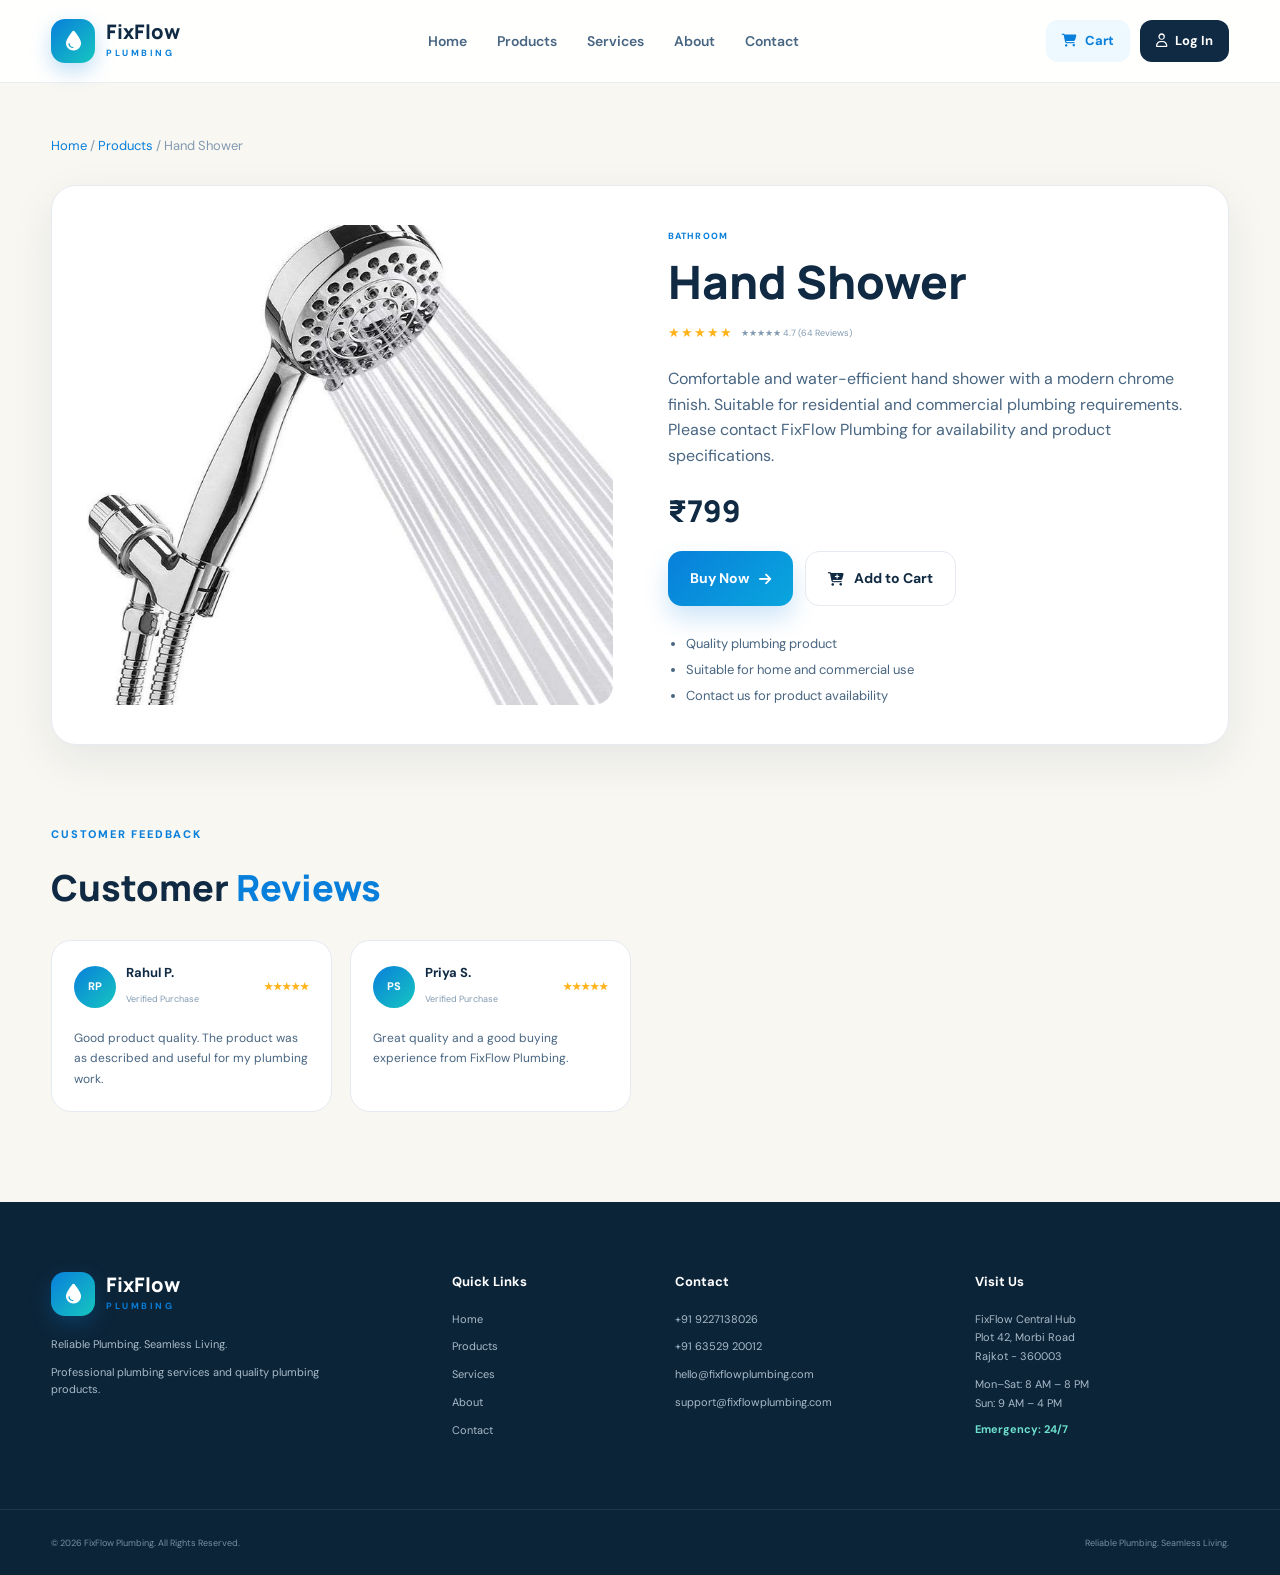
<file: Final Fixflow-Plumbing/product-details/hand-shower.html>
<!DOCTYPE html>
<html lang="en">
<head>
<meta charset="UTF-8">
<meta name="viewport" content="width=device-width, initial-scale=1.0">
<title>FixFlow Plumbing | Hand Shower</title>
<link rel="stylesheet" href="../style.css">
<link rel="preconnect" href="https://fonts.googleapis.com">
<link rel="preconnect" href="https://fonts.gstatic.com" crossorigin>
<link href="https://fonts.googleapis.com/css2?family=DM+Sans:wght@400;500;600;700&family=Manrope:wght@500;600;700;800&display=swap" rel="stylesheet">
<link rel="stylesheet" href="https://cdnjs.cloudflare.com/ajax/libs/font-awesome/6.5.2/css/all.min.css">
</head>
<body>
<header class="header">
<div class="container nav-container">
<a class="logo" href="../index.html">
<span class="logo-icon">
<i class="fa-solid fa-droplet"></i>
</span>
<span>
<strong>FixFlow</strong>
<small>PLUMBING</small>
</span>
</a>
<nav class="navbar">
<a href="../index.html">Home</a>
<a href="../product.html">Products</a>
<a href="../services.html">Services</a>
<a href="../about.html">About</a>
<a href="../contact.html">Contact</a>
</nav>
<div class="header-buttons">
<a class="cart-btn" href="../cart.html">
<i class="fa-solid fa-cart-shopping"></i>
                Cart
            </a>
<a class="login-btn" href="../login.html">
<i class="fa-regular fa-user"></i>
                Log In
            </a>
</div>
</div>
</header>
<main class="product-detail-page"><div class="container"><div class="breadcrumb"><a href="../index.html">Home</a> / <a href="../product.html">Products</a> / Hand Shower</div><section class="product-detail-layout"><div class="detail-image"><img src="Hand Shower.jpg" alt="Hand Shower"></div><div class="detail-info"><span class="product-category">BATHROOM</span><h1>Hand Shower</h1><div class="rating"><span>★★★★★</span><small>★★★★★ 4.7 (64 Reviews)</small></div><p>Comfortable and water-efficient hand shower
                        with a modern chrome finish. Suitable for residential and commercial plumbing requirements. Please contact FixFlow Plumbing for availability and product specifications.</p><strong class="detail-price">₹799</strong><div class="detail-actions"><a class="primary-btn" href="../cart.html">Buy Now <i class="fa-solid fa-arrow-right"></i></a><a class="secondary-btn" href="../cart.html"><i class="fa-solid fa-cart-plus"></i> Add to Cart</a></div><ul class="detail-points"><li>Quality plumbing product</li><li>Suitable for home and commercial use</li><li>Contact us for product availability</li></ul></div></section><section class="detail-reviews"><span class="section-tag">CUSTOMER FEEDBACK</span><h2>Customer <span>Reviews</span></h2><div class="reviews-grid"><article class="review-card"><div class="review-top"><div class="avatar">RP</div><div><h3>Rahul P.</h3><span>Verified Purchase</span></div><strong>★★★★★</strong></div><p>Good product quality. The product was as described and useful for my plumbing work.</p></article><article class="review-card"><div class="review-top"><div class="avatar">PS</div><div><h3>Priya S.</h3><span>Verified Purchase</span></div><strong>★★★★★</strong></div><p>Great quality and a good buying experience from FixFlow Plumbing.</p></article></div></section></div></main>
<footer class="footer">
<div class="container footer-grid">
<div class="footer-brand">
<a class="logo footer-logo" href="../index.html">
<span class="logo-icon">
<i class="fa-solid fa-droplet"></i>
</span>
<span>
<strong>FixFlow</strong>
<small>PLUMBING</small>
</span>
</a>
<p>
                Reliable Plumbing. Seamless Living.
            </p>
<p>
                Professional plumbing services and quality
                plumbing products.
            </p>
</div>
<div class="footer-column">
<h3>Quick Links</h3>
<a href="../index.html">Home</a>
<a href="../product.html">Products</a>
<a href="../services.html">Services</a>
<a href="../about.html">About</a>
<a href="../contact.html">Contact</a>
</div>
<div class="footer-column">
<h3>Contact</h3>
<a href="tel:+919227138026">
                +91 9227138026
            </a>
<a href="tel:+916352920012">
                +91 63529 20012
            </a>
<a href="mailto:hello@fixflowplumbing.com">
                hello@fixflowplumbing.com
            </a>
<a href="mailto:support@fixflowplumbing.com">
                support@fixflowplumbing.com
            </a>
</div>
<div class="footer-column">
<h3>Visit Us</h3>
<p>
                FixFlow Central Hub<br/>
                Plot 42, Morbi Road<br/>
                Rajkot - 360003
            </p>
<p>
                Mon–Sat: 8 AM – 8 PM<br/>
                Sun: 9 AM – 4 PM
            </p>
<strong class="footer-emergency">
                Emergency: 24/7
            </strong>
</div>
</div>
<div class="footer-bottom">
<div class="container">
<p>
                © 2026 FixFlow Plumbing. All Rights Reserved.
            </p>
<p>
                Reliable Plumbing. Seamless Living.
            </p>
</div>
</div>
</footer>
</body>
</html>
</file>
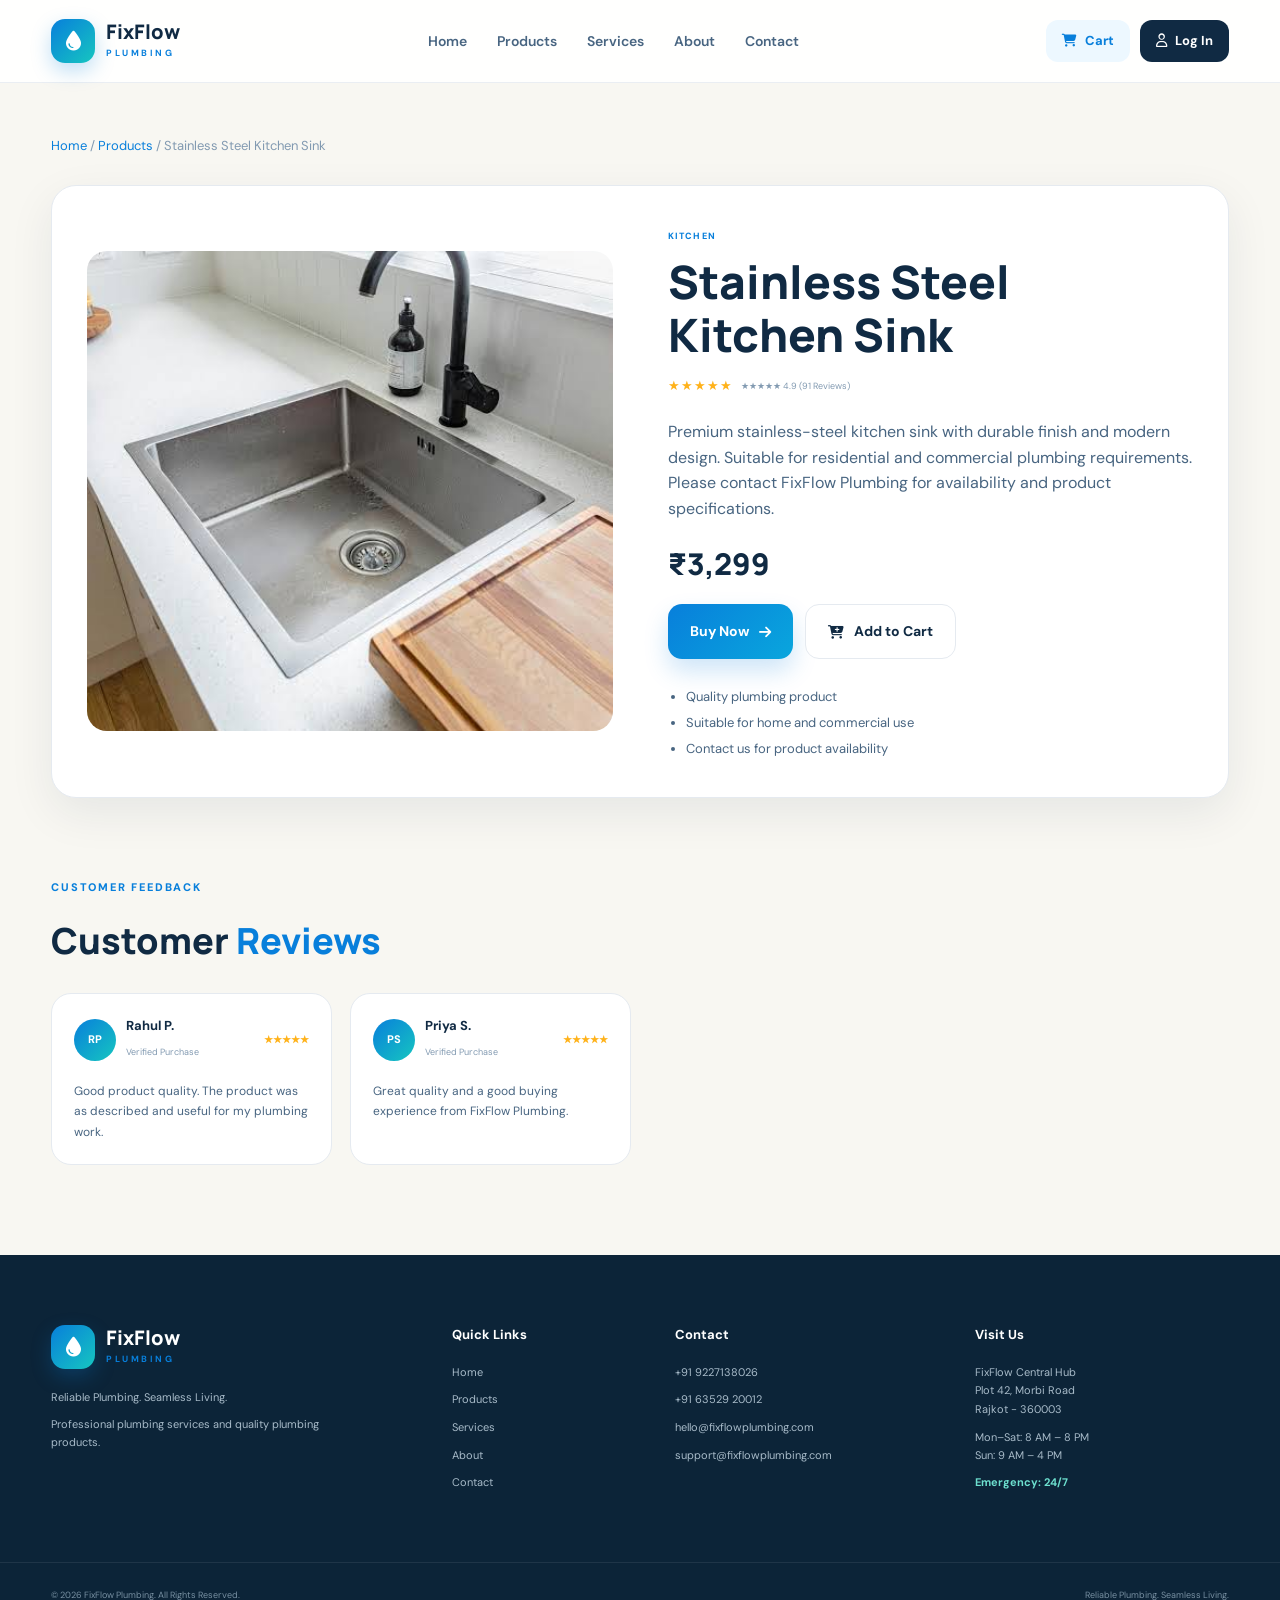
<file: Final Fixflow-Plumbing/product-details/kitchen-sink.html>
<!DOCTYPE html>
<html lang="en">
<head>
<meta charset="UTF-8">
<meta name="viewport" content="width=device-width, initial-scale=1.0">
<title>FixFlow Plumbing | Stainless Steel Kitchen Sink</title>
<link rel="stylesheet" href="../style.css">
<link rel="preconnect" href="https://fonts.googleapis.com">
<link rel="preconnect" href="https://fonts.gstatic.com" crossorigin>
<link href="https://fonts.googleapis.com/css2?family=DM+Sans:wght@400;500;600;700&family=Manrope:wght@500;600;700;800&display=swap" rel="stylesheet">
<link rel="stylesheet" href="https://cdnjs.cloudflare.com/ajax/libs/font-awesome/6.5.2/css/all.min.css">
</head>
<body>
<header class="header">
<div class="container nav-container">
<a class="logo" href="../index.html">
<span class="logo-icon">
<i class="fa-solid fa-droplet"></i>
</span>
<span>
<strong>FixFlow</strong>
<small>PLUMBING</small>
</span>
</a>
<nav class="navbar">
<a href="../index.html">Home</a>
<a href="../product.html">Products</a>
<a href="../services.html">Services</a>
<a href="../about.html">About</a>
<a href="../contact.html">Contact</a>
</nav>
<div class="header-buttons">
<a class="cart-btn" href="../cart.html">
<i class="fa-solid fa-cart-shopping"></i>
                Cart
            </a>
<a class="login-btn" href="../login.html">
<i class="fa-regular fa-user"></i>
                Log In
            </a>
</div>
</div>
</header>
<main class="product-detail-page"><div class="container"><div class="breadcrumb"><a href="../index.html">Home</a> / <a href="../product.html">Products</a> / Stainless Steel Kitchen Sink</div><section class="product-detail-layout"><div class="detail-image"><img src="Stainless Steel Kitchen Sink.jpg" alt="Stainless Steel Kitchen Sink"></div><div class="detail-info"><span class="product-category">KITCHEN</span><h1>Stainless Steel Kitchen Sink</h1><div class="rating"><span>★★★★★</span><small>★★★★★ 4.9 (91 Reviews)</small></div><p>Premium stainless-steel kitchen sink with
                        durable finish and modern design. Suitable for residential and commercial plumbing requirements. Please contact FixFlow Plumbing for availability and product specifications.</p><strong class="detail-price">₹3,299</strong><div class="detail-actions"><a class="primary-btn" href="../cart.html">Buy Now <i class="fa-solid fa-arrow-right"></i></a><a class="secondary-btn" href="../cart.html"><i class="fa-solid fa-cart-plus"></i> Add to Cart</a></div><ul class="detail-points"><li>Quality plumbing product</li><li>Suitable for home and commercial use</li><li>Contact us for product availability</li></ul></div></section><section class="detail-reviews"><span class="section-tag">CUSTOMER FEEDBACK</span><h2>Customer <span>Reviews</span></h2><div class="reviews-grid"><article class="review-card"><div class="review-top"><div class="avatar">RP</div><div><h3>Rahul P.</h3><span>Verified Purchase</span></div><strong>★★★★★</strong></div><p>Good product quality. The product was as described and useful for my plumbing work.</p></article><article class="review-card"><div class="review-top"><div class="avatar">PS</div><div><h3>Priya S.</h3><span>Verified Purchase</span></div><strong>★★★★★</strong></div><p>Great quality and a good buying experience from FixFlow Plumbing.</p></article></div></section></div></main>
<footer class="footer">
<div class="container footer-grid">
<div class="footer-brand">
<a class="logo footer-logo" href="../index.html">
<span class="logo-icon">
<i class="fa-solid fa-droplet"></i>
</span>
<span>
<strong>FixFlow</strong>
<small>PLUMBING</small>
</span>
</a>
<p>
                Reliable Plumbing. Seamless Living.
            </p>
<p>
                Professional plumbing services and quality
                plumbing products.
            </p>
</div>
<div class="footer-column">
<h3>Quick Links</h3>
<a href="../index.html">Home</a>
<a href="../product.html">Products</a>
<a href="../services.html">Services</a>
<a href="../about.html">About</a>
<a href="../contact.html">Contact</a>
</div>
<div class="footer-column">
<h3>Contact</h3>
<a href="tel:+919227138026">
                +91 9227138026
            </a>
<a href="tel:+916352920012">
                +91 63529 20012
            </a>
<a href="mailto:hello@fixflowplumbing.com">
                hello@fixflowplumbing.com
            </a>
<a href="mailto:support@fixflowplumbing.com">
                support@fixflowplumbing.com
            </a>
</div>
<div class="footer-column">
<h3>Visit Us</h3>
<p>
                FixFlow Central Hub<br/>
                Plot 42, Morbi Road<br/>
                Rajkot - 360003
            </p>
<p>
                Mon–Sat: 8 AM – 8 PM<br/>
                Sun: 9 AM – 4 PM
            </p>
<strong class="footer-emergency">
                Emergency: 24/7
            </strong>
</div>
</div>
<div class="footer-bottom">
<div class="container">
<p>
                © 2026 FixFlow Plumbing. All Rights Reserved.
            </p>
<p>
                Reliable Plumbing. Seamless Living.
            </p>
</div>
</div>
</footer>
</body>
</html>
</file>
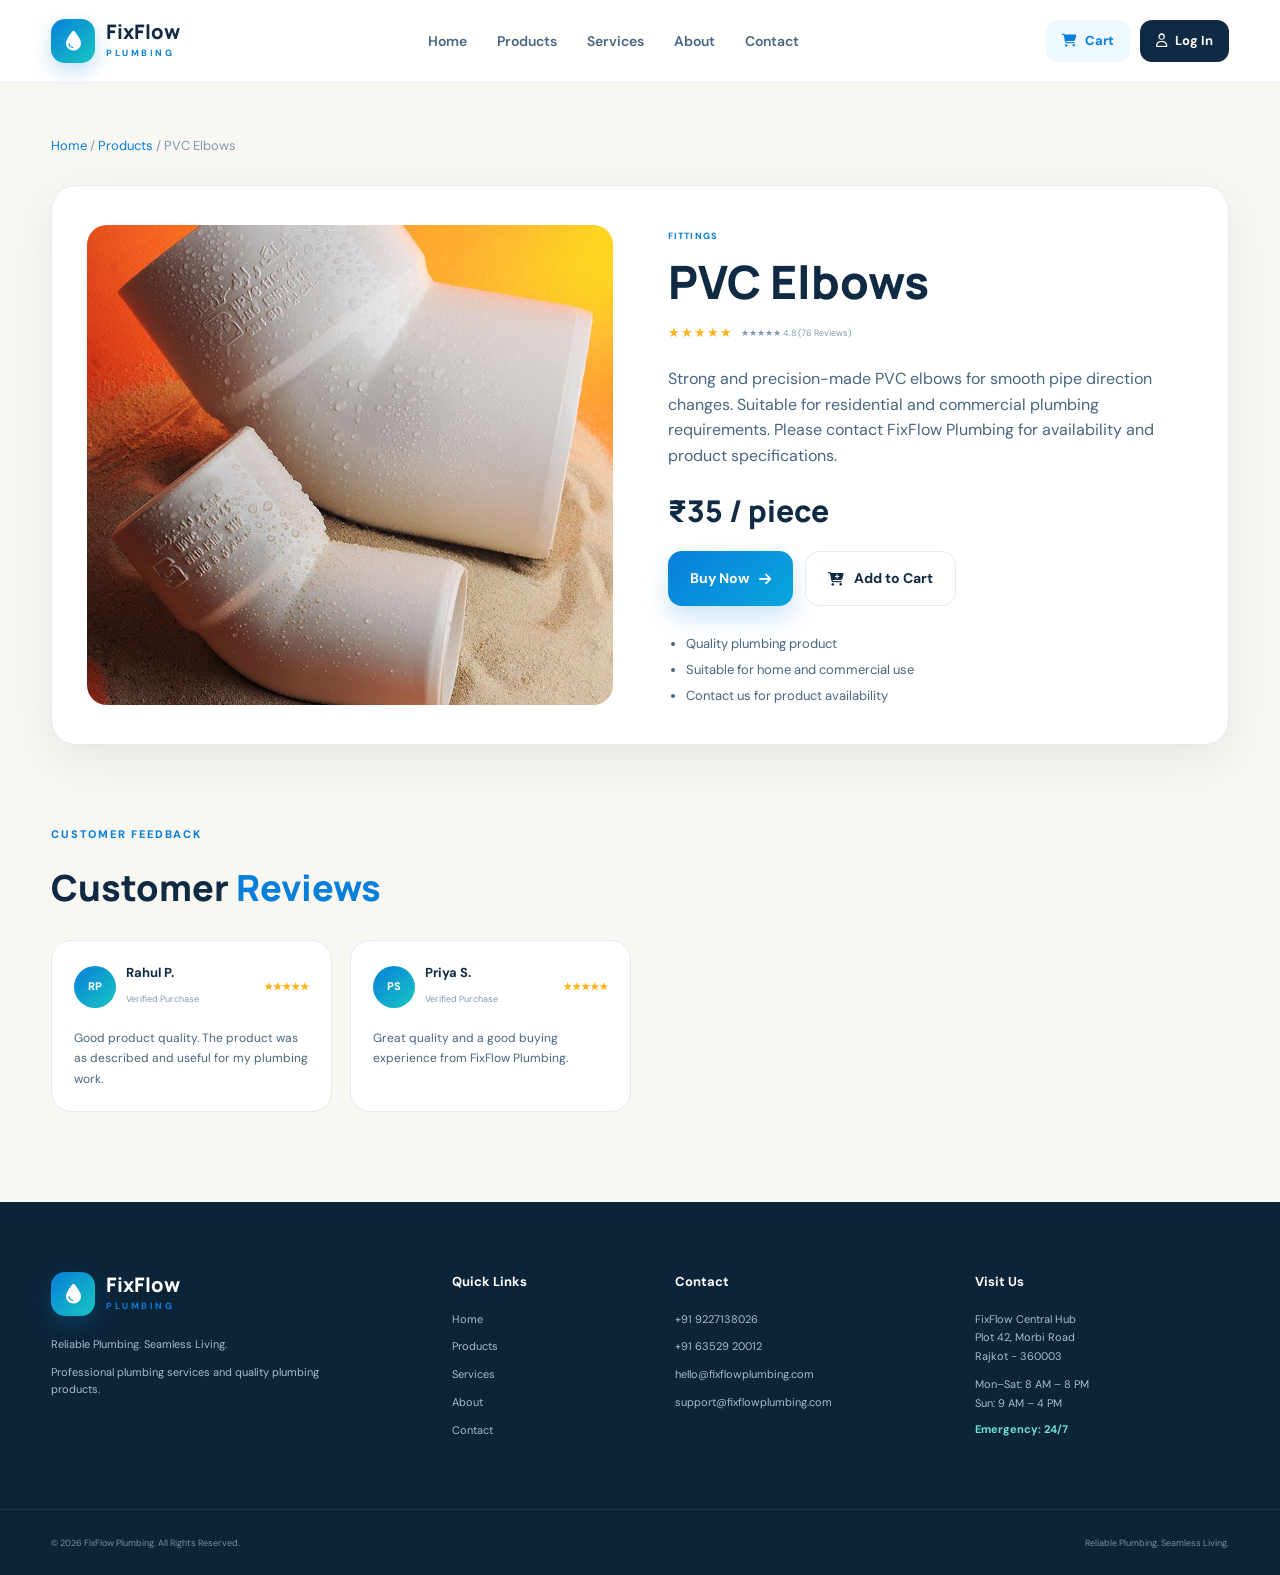
<file: Final Fixflow-Plumbing/product-details/pvc-elbows.html>
<!DOCTYPE html>
<html lang="en">
<head>
<meta charset="UTF-8">
<meta name="viewport" content="width=device-width, initial-scale=1.0">
<title>FixFlow Plumbing | PVC Elbows</title>
<link rel="stylesheet" href="../style.css">
<link rel="preconnect" href="https://fonts.googleapis.com">
<link rel="preconnect" href="https://fonts.gstatic.com" crossorigin>
<link href="https://fonts.googleapis.com/css2?family=DM+Sans:wght@400;500;600;700&family=Manrope:wght@500;600;700;800&display=swap" rel="stylesheet">
<link rel="stylesheet" href="https://cdnjs.cloudflare.com/ajax/libs/font-awesome/6.5.2/css/all.min.css">
</head>
<body>
<header class="header">
<div class="container nav-container">
<a class="logo" href="../index.html">
<span class="logo-icon">
<i class="fa-solid fa-droplet"></i>
</span>
<span>
<strong>FixFlow</strong>
<small>PLUMBING</small>
</span>
</a>
<nav class="navbar">
<a href="../index.html">Home</a>
<a href="../product.html">Products</a>
<a href="../services.html">Services</a>
<a href="../about.html">About</a>
<a href="../contact.html">Contact</a>
</nav>
<div class="header-buttons">
<a class="cart-btn" href="../cart.html">
<i class="fa-solid fa-cart-shopping"></i>
                Cart
            </a>
<a class="login-btn" href="../login.html">
<i class="fa-regular fa-user"></i>
                Log In
            </a>
</div>
</div>
</header>
<main class="product-detail-page"><div class="container"><div class="breadcrumb"><a href="../index.html">Home</a> / <a href="../product.html">Products</a> / PVC Elbows</div><section class="product-detail-layout"><div class="detail-image"><img src="PVC Elbows.jpg" alt="PVC Elbows"></div><div class="detail-info"><span class="product-category">FITTINGS</span><h1>PVC Elbows</h1><div class="rating"><span>★★★★★</span><small>★★★★★ 4.8 (76 Reviews)</small></div><p>Strong and precision-made PVC elbows for
                        smooth pipe direction changes. Suitable for residential and commercial plumbing requirements. Please contact FixFlow Plumbing for availability and product specifications.</p><strong class="detail-price">₹35 / piece</strong><div class="detail-actions"><a class="primary-btn" href="../cart.html">Buy Now <i class="fa-solid fa-arrow-right"></i></a><a class="secondary-btn" href="../cart.html"><i class="fa-solid fa-cart-plus"></i> Add to Cart</a></div><ul class="detail-points"><li>Quality plumbing product</li><li>Suitable for home and commercial use</li><li>Contact us for product availability</li></ul></div></section><section class="detail-reviews"><span class="section-tag">CUSTOMER FEEDBACK</span><h2>Customer <span>Reviews</span></h2><div class="reviews-grid"><article class="review-card"><div class="review-top"><div class="avatar">RP</div><div><h3>Rahul P.</h3><span>Verified Purchase</span></div><strong>★★★★★</strong></div><p>Good product quality. The product was as described and useful for my plumbing work.</p></article><article class="review-card"><div class="review-top"><div class="avatar">PS</div><div><h3>Priya S.</h3><span>Verified Purchase</span></div><strong>★★★★★</strong></div><p>Great quality and a good buying experience from FixFlow Plumbing.</p></article></div></section></div></main>
<footer class="footer">
<div class="container footer-grid">
<div class="footer-brand">
<a class="logo footer-logo" href="../index.html">
<span class="logo-icon">
<i class="fa-solid fa-droplet"></i>
</span>
<span>
<strong>FixFlow</strong>
<small>PLUMBING</small>
</span>
</a>
<p>
                Reliable Plumbing. Seamless Living.
            </p>
<p>
                Professional plumbing services and quality
                plumbing products.
            </p>
</div>
<div class="footer-column">
<h3>Quick Links</h3>
<a href="../index.html">Home</a>
<a href="../product.html">Products</a>
<a href="../services.html">Services</a>
<a href="../about.html">About</a>
<a href="../contact.html">Contact</a>
</div>
<div class="footer-column">
<h3>Contact</h3>
<a href="tel:+919227138026">
                +91 9227138026
            </a>
<a href="tel:+916352920012">
                +91 63529 20012
            </a>
<a href="mailto:hello@fixflowplumbing.com">
                hello@fixflowplumbing.com
            </a>
<a href="mailto:support@fixflowplumbing.com">
                support@fixflowplumbing.com
            </a>
</div>
<div class="footer-column">
<h3>Visit Us</h3>
<p>
                FixFlow Central Hub<br/>
                Plot 42, Morbi Road<br/>
                Rajkot - 360003
            </p>
<p>
                Mon–Sat: 8 AM – 8 PM<br/>
                Sun: 9 AM – 4 PM
            </p>
<strong class="footer-emergency">
                Emergency: 24/7
            </strong>
</div>
</div>
<div class="footer-bottom">
<div class="container">
<p>
                © 2026 FixFlow Plumbing. All Rights Reserved.
            </p>
<p>
                Reliable Plumbing. Seamless Living.
            </p>
</div>
</div>
</footer>
</body>
</html>
</file>
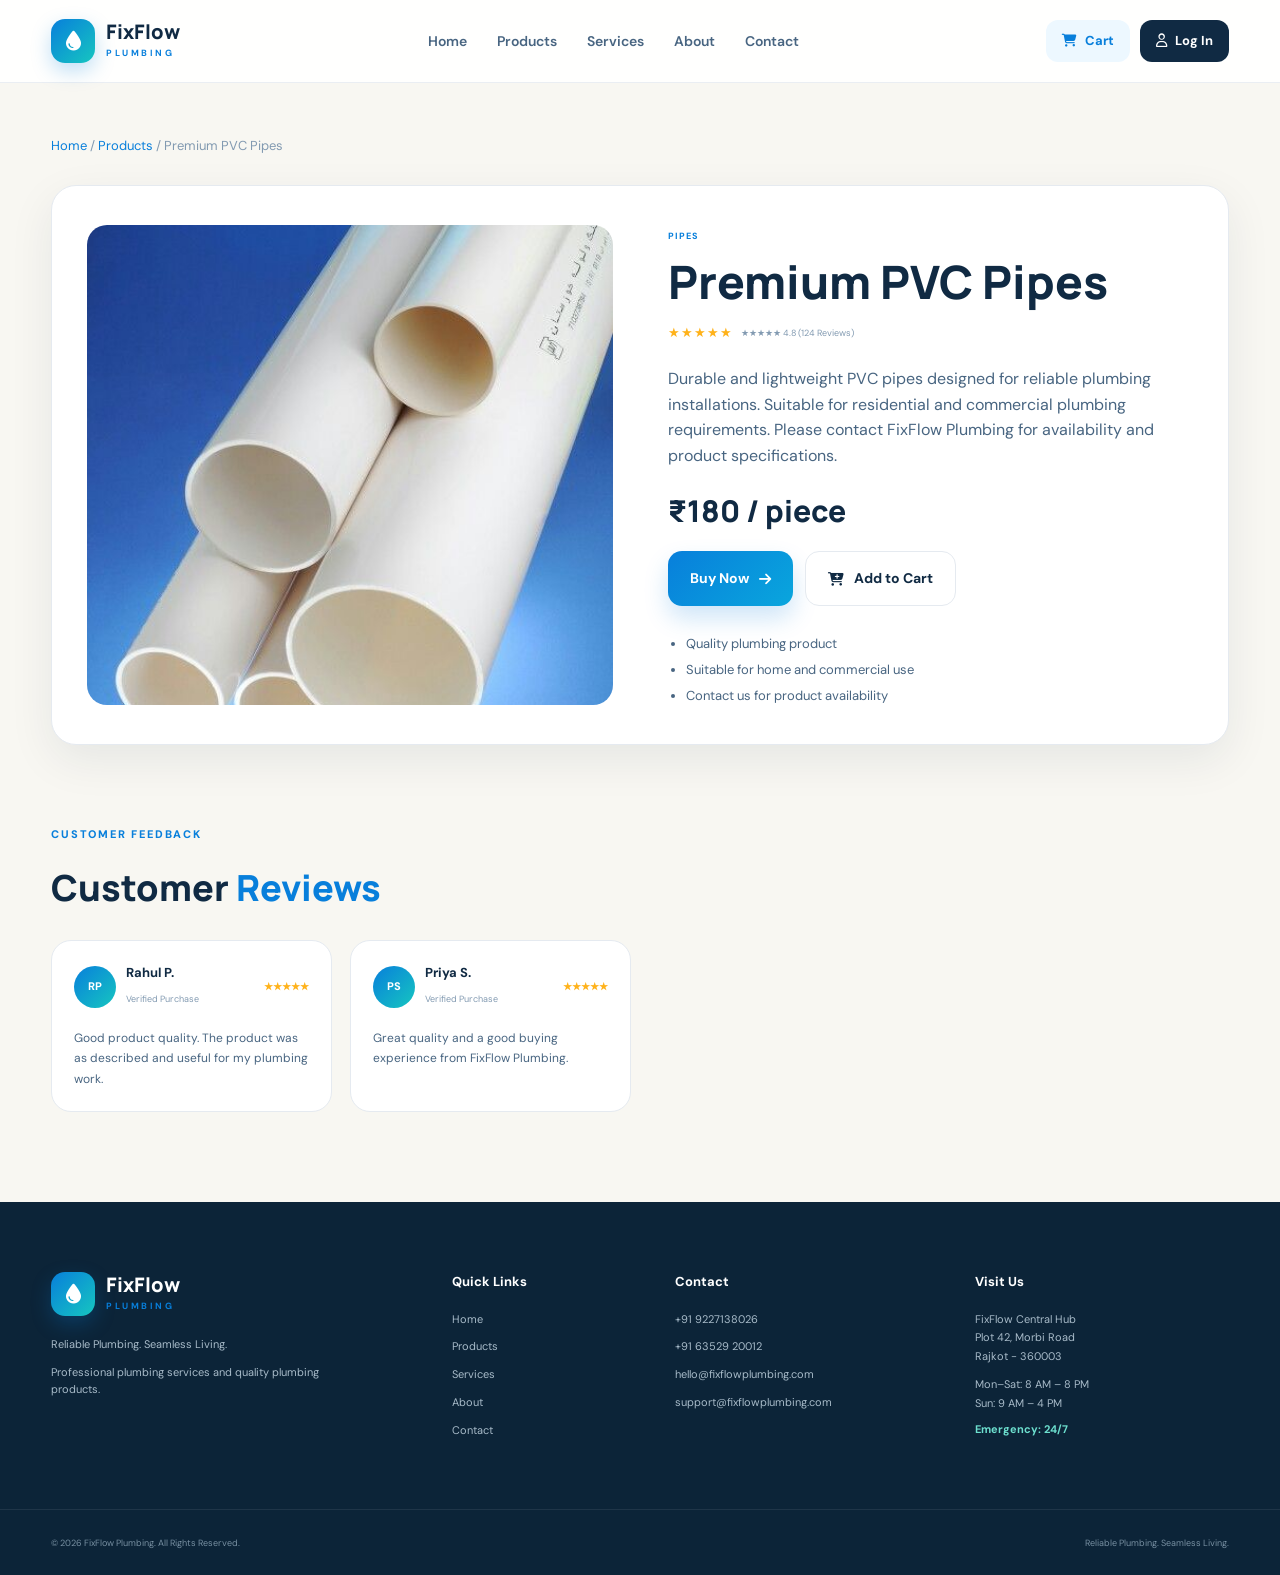
<file: Final Fixflow-Plumbing/product-details/pvc-pipes.html>
<!DOCTYPE html>
<html lang="en">
<head>
<meta charset="UTF-8">
<meta name="viewport" content="width=device-width, initial-scale=1.0">
<title>FixFlow Plumbing | Premium PVC Pipes</title>
<link rel="stylesheet" href="../style.css">
<link rel="preconnect" href="https://fonts.googleapis.com">
<link rel="preconnect" href="https://fonts.gstatic.com" crossorigin>
<link href="https://fonts.googleapis.com/css2?family=DM+Sans:wght@400;500;600;700&family=Manrope:wght@500;600;700;800&display=swap" rel="stylesheet">
<link rel="stylesheet" href="https://cdnjs.cloudflare.com/ajax/libs/font-awesome/6.5.2/css/all.min.css">
</head>
<body>
<header class="header">
<div class="container nav-container">
<a class="logo" href="../index.html">
<span class="logo-icon">
<i class="fa-solid fa-droplet"></i>
</span>
<span>
<strong>FixFlow</strong>
<small>PLUMBING</small>
</span>
</a>
<nav class="navbar">
<a href="../index.html">Home</a>
<a href="../product.html">Products</a>
<a href="../services.html">Services</a>
<a href="../about.html">About</a>
<a href="../contact.html">Contact</a>
</nav>
<div class="header-buttons">
<a class="cart-btn" href="../cart.html">
<i class="fa-solid fa-cart-shopping"></i>
                Cart
            </a>
<a class="login-btn" href="../login.html">
<i class="fa-regular fa-user"></i>
                Log In
            </a>
</div>
</div>
</header>
<main class="product-detail-page"><div class="container"><div class="breadcrumb"><a href="../index.html">Home</a> / <a href="../product.html">Products</a> / Premium PVC Pipes</div><section class="product-detail-layout"><div class="detail-image"><img src="Premium PVC Pipes.jpg" alt="PVC Pipes"></div><div class="detail-info"><span class="product-category">PIPES</span><h1>Premium PVC Pipes</h1><div class="rating"><span>★★★★★</span><small>★★★★★ 4.8 (124 Reviews)</small></div><p>Durable and lightweight PVC pipes designed
                        for reliable plumbing installations. Suitable for residential and commercial plumbing requirements. Please contact FixFlow Plumbing for availability and product specifications.</p><strong class="detail-price">₹180 / piece</strong><div class="detail-actions"><a class="primary-btn" href="../cart.html">Buy Now <i class="fa-solid fa-arrow-right"></i></a><a class="secondary-btn" href="../cart.html"><i class="fa-solid fa-cart-plus"></i> Add to Cart</a></div><ul class="detail-points"><li>Quality plumbing product</li><li>Suitable for home and commercial use</li><li>Contact us for product availability</li></ul></div></section><section class="detail-reviews"><span class="section-tag">CUSTOMER FEEDBACK</span><h2>Customer <span>Reviews</span></h2><div class="reviews-grid"><article class="review-card"><div class="review-top"><div class="avatar">RP</div><div><h3>Rahul P.</h3><span>Verified Purchase</span></div><strong>★★★★★</strong></div><p>Good product quality. The product was as described and useful for my plumbing work.</p></article><article class="review-card"><div class="review-top"><div class="avatar">PS</div><div><h3>Priya S.</h3><span>Verified Purchase</span></div><strong>★★★★★</strong></div><p>Great quality and a good buying experience from FixFlow Plumbing.</p></article></div></section></div></main>
<footer class="footer">
<div class="container footer-grid">
<div class="footer-brand">
<a class="logo footer-logo" href="../index.html">
<span class="logo-icon">
<i class="fa-solid fa-droplet"></i>
</span>
<span>
<strong>FixFlow</strong>
<small>PLUMBING</small>
</span>
</a>
<p>
                Reliable Plumbing. Seamless Living.
            </p>
<p>
                Professional plumbing services and quality
                plumbing products.
            </p>
</div>
<div class="footer-column">
<h3>Quick Links</h3>
<a href="../index.html">Home</a>
<a href="../product.html">Products</a>
<a href="../services.html">Services</a>
<a href="../about.html">About</a>
<a href="../contact.html">Contact</a>
</div>
<div class="footer-column">
<h3>Contact</h3>
<a href="tel:+919227138026">
                +91 9227138026
            </a>
<a href="tel:+916352920012">
                +91 63529 20012
            </a>
<a href="mailto:hello@fixflowplumbing.com">
                hello@fixflowplumbing.com
            </a>
<a href="mailto:support@fixflowplumbing.com">
                support@fixflowplumbing.com
            </a>
</div>
<div class="footer-column">
<h3>Visit Us</h3>
<p>
                FixFlow Central Hub<br/>
                Plot 42, Morbi Road<br/>
                Rajkot - 360003
            </p>
<p>
                Mon–Sat: 8 AM – 8 PM<br/>
                Sun: 9 AM – 4 PM
            </p>
<strong class="footer-emergency">
                Emergency: 24/7
            </strong>
</div>
</div>
<div class="footer-bottom">
<div class="container">
<p>
                © 2026 FixFlow Plumbing. All Rights Reserved.
            </p>
<p>
                Reliable Plumbing. Seamless Living.
            </p>
</div>
</div>
</footer>
</body>
</html>
</file>
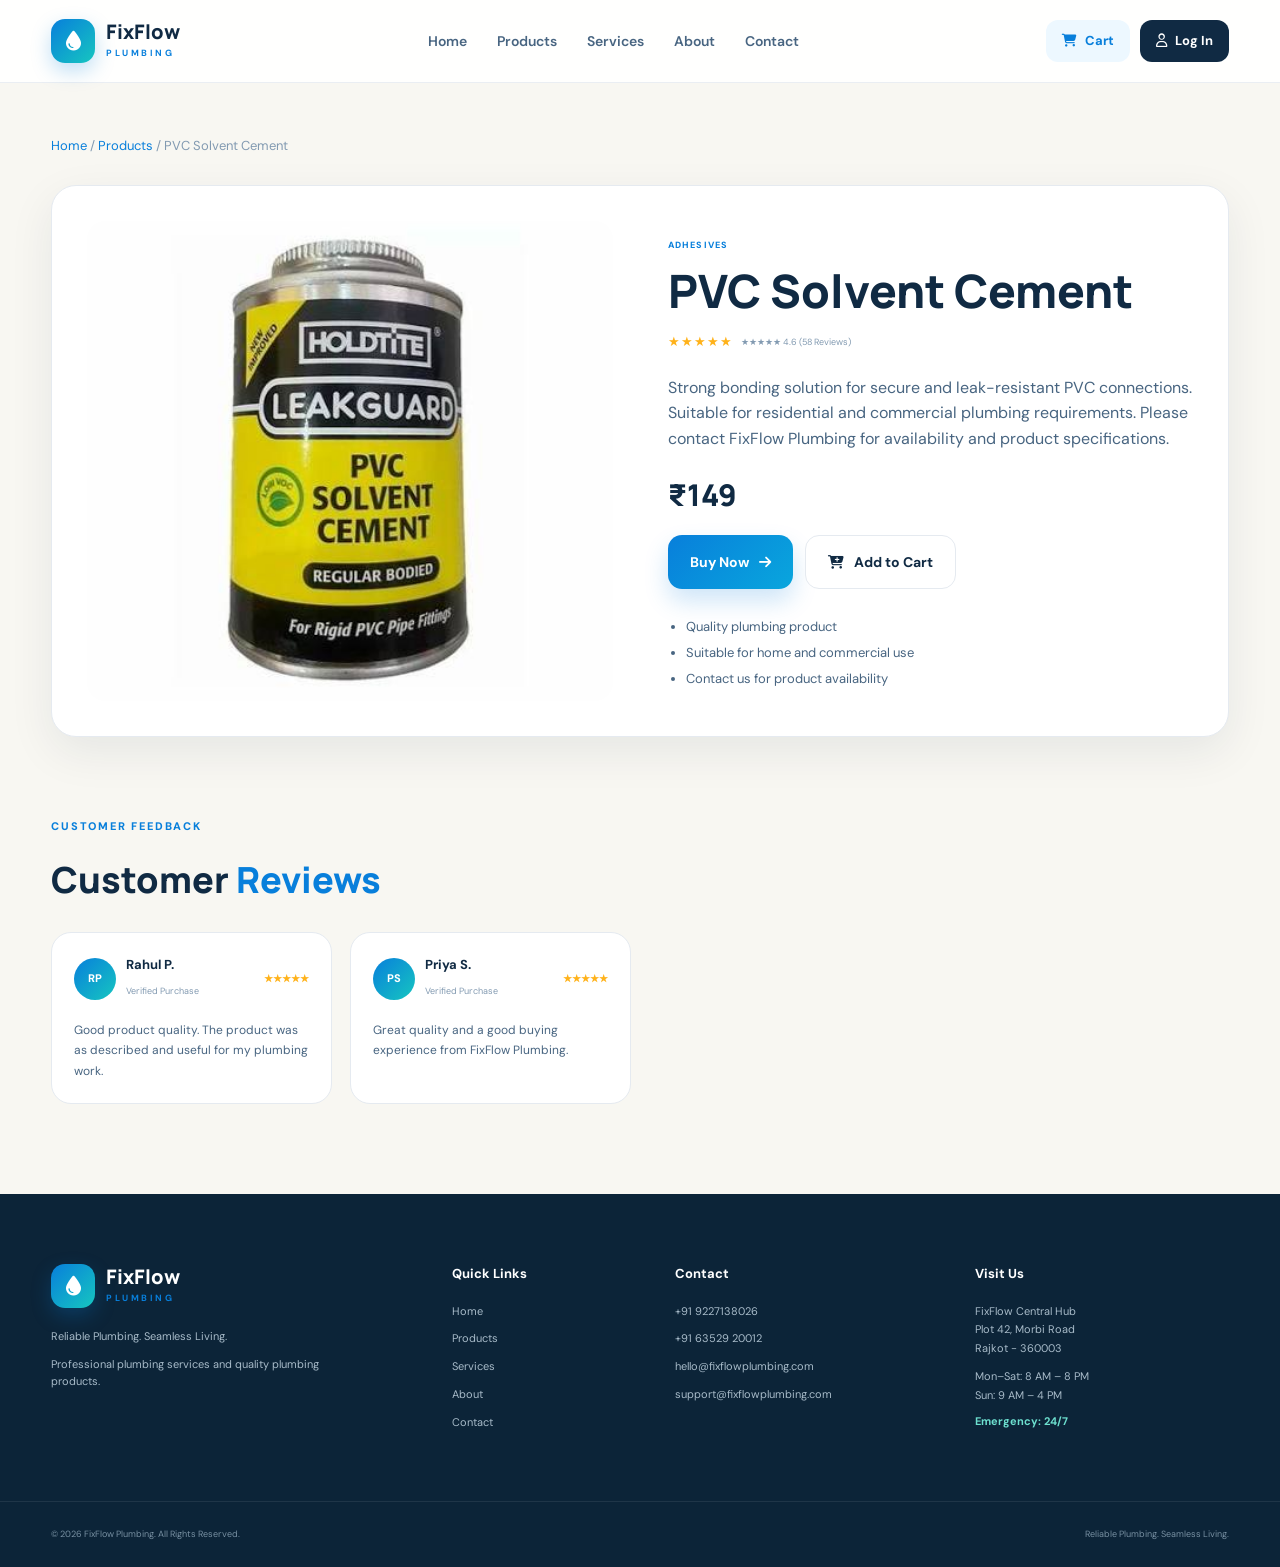
<file: Final Fixflow-Plumbing/product-details/pvc-solvent-cement.html>
<!DOCTYPE html>
<html lang="en">
<head>
<meta charset="UTF-8">
<meta name="viewport" content="width=device-width, initial-scale=1.0">
<title>FixFlow Plumbing | PVC Solvent Cement</title>
<link rel="stylesheet" href="../style.css">
<link rel="preconnect" href="https://fonts.googleapis.com">
<link rel="preconnect" href="https://fonts.gstatic.com" crossorigin>
<link href="https://fonts.googleapis.com/css2?family=DM+Sans:wght@400;500;600;700&family=Manrope:wght@500;600;700;800&display=swap" rel="stylesheet">
<link rel="stylesheet" href="https://cdnjs.cloudflare.com/ajax/libs/font-awesome/6.5.2/css/all.min.css">
</head>
<body>
<header class="header">
<div class="container nav-container">
<a class="logo" href="../index.html">
<span class="logo-icon">
<i class="fa-solid fa-droplet"></i>
</span>
<span>
<strong>FixFlow</strong>
<small>PLUMBING</small>
</span>
</a>
<nav class="navbar">
<a href="../index.html">Home</a>
<a href="../product.html">Products</a>
<a href="../services.html">Services</a>
<a href="../about.html">About</a>
<a href="../contact.html">Contact</a>
</nav>
<div class="header-buttons">
<a class="cart-btn" href="../cart.html">
<i class="fa-solid fa-cart-shopping"></i>
                Cart
            </a>
<a class="login-btn" href="../login.html">
<i class="fa-regular fa-user"></i>
                Log In
            </a>
</div>
</div>
</header>
<main class="product-detail-page"><div class="container"><div class="breadcrumb"><a href="../index.html">Home</a> / <a href="../product.html">Products</a> / PVC Solvent Cement</div><section class="product-detail-layout"><div class="detail-image"><img src="PVC Solvent Cement.jpg" alt="PVC Solvent Cement"></div><div class="detail-info"><span class="product-category">ADHESIVES</span><h1>PVC Solvent Cement</h1><div class="rating"><span>★★★★★</span><small>★★★★★ 4.6 (58 Reviews)</small></div><p>Strong bonding solution for secure and
                        leak-resistant PVC connections. Suitable for residential and commercial plumbing requirements. Please contact FixFlow Plumbing for availability and product specifications.</p><strong class="detail-price">₹149</strong><div class="detail-actions"><a class="primary-btn" href="../cart.html">Buy Now <i class="fa-solid fa-arrow-right"></i></a><a class="secondary-btn" href="../cart.html"><i class="fa-solid fa-cart-plus"></i> Add to Cart</a></div><ul class="detail-points"><li>Quality plumbing product</li><li>Suitable for home and commercial use</li><li>Contact us for product availability</li></ul></div></section><section class="detail-reviews"><span class="section-tag">CUSTOMER FEEDBACK</span><h2>Customer <span>Reviews</span></h2><div class="reviews-grid"><article class="review-card"><div class="review-top"><div class="avatar">RP</div><div><h3>Rahul P.</h3><span>Verified Purchase</span></div><strong>★★★★★</strong></div><p>Good product quality. The product was as described and useful for my plumbing work.</p></article><article class="review-card"><div class="review-top"><div class="avatar">PS</div><div><h3>Priya S.</h3><span>Verified Purchase</span></div><strong>★★★★★</strong></div><p>Great quality and a good buying experience from FixFlow Plumbing.</p></article></div></section></div></main>
<footer class="footer">
<div class="container footer-grid">
<div class="footer-brand">
<a class="logo footer-logo" href="../index.html">
<span class="logo-icon">
<i class="fa-solid fa-droplet"></i>
</span>
<span>
<strong>FixFlow</strong>
<small>PLUMBING</small>
</span>
</a>
<p>
                Reliable Plumbing. Seamless Living.
            </p>
<p>
                Professional plumbing services and quality
                plumbing products.
            </p>
</div>
<div class="footer-column">
<h3>Quick Links</h3>
<a href="../index.html">Home</a>
<a href="../product.html">Products</a>
<a href="../services.html">Services</a>
<a href="../about.html">About</a>
<a href="../contact.html">Contact</a>
</div>
<div class="footer-column">
<h3>Contact</h3>
<a href="tel:+919227138026">
                +91 9227138026
            </a>
<a href="tel:+916352920012">
                +91 63529 20012
            </a>
<a href="mailto:hello@fixflowplumbing.com">
                hello@fixflowplumbing.com
            </a>
<a href="mailto:support@fixflowplumbing.com">
                support@fixflowplumbing.com
            </a>
</div>
<div class="footer-column">
<h3>Visit Us</h3>
<p>
                FixFlow Central Hub<br/>
                Plot 42, Morbi Road<br/>
                Rajkot - 360003
            </p>
<p>
                Mon–Sat: 8 AM – 8 PM<br/>
                Sun: 9 AM – 4 PM
            </p>
<strong class="footer-emergency">
                Emergency: 24/7
            </strong>
</div>
</div>
<div class="footer-bottom">
<div class="container">
<p>
                © 2026 FixFlow Plumbing. All Rights Reserved.
            </p>
<p>
                Reliable Plumbing. Seamless Living.
            </p>
</div>
</div>
</footer>
</body>
</html>
</file>
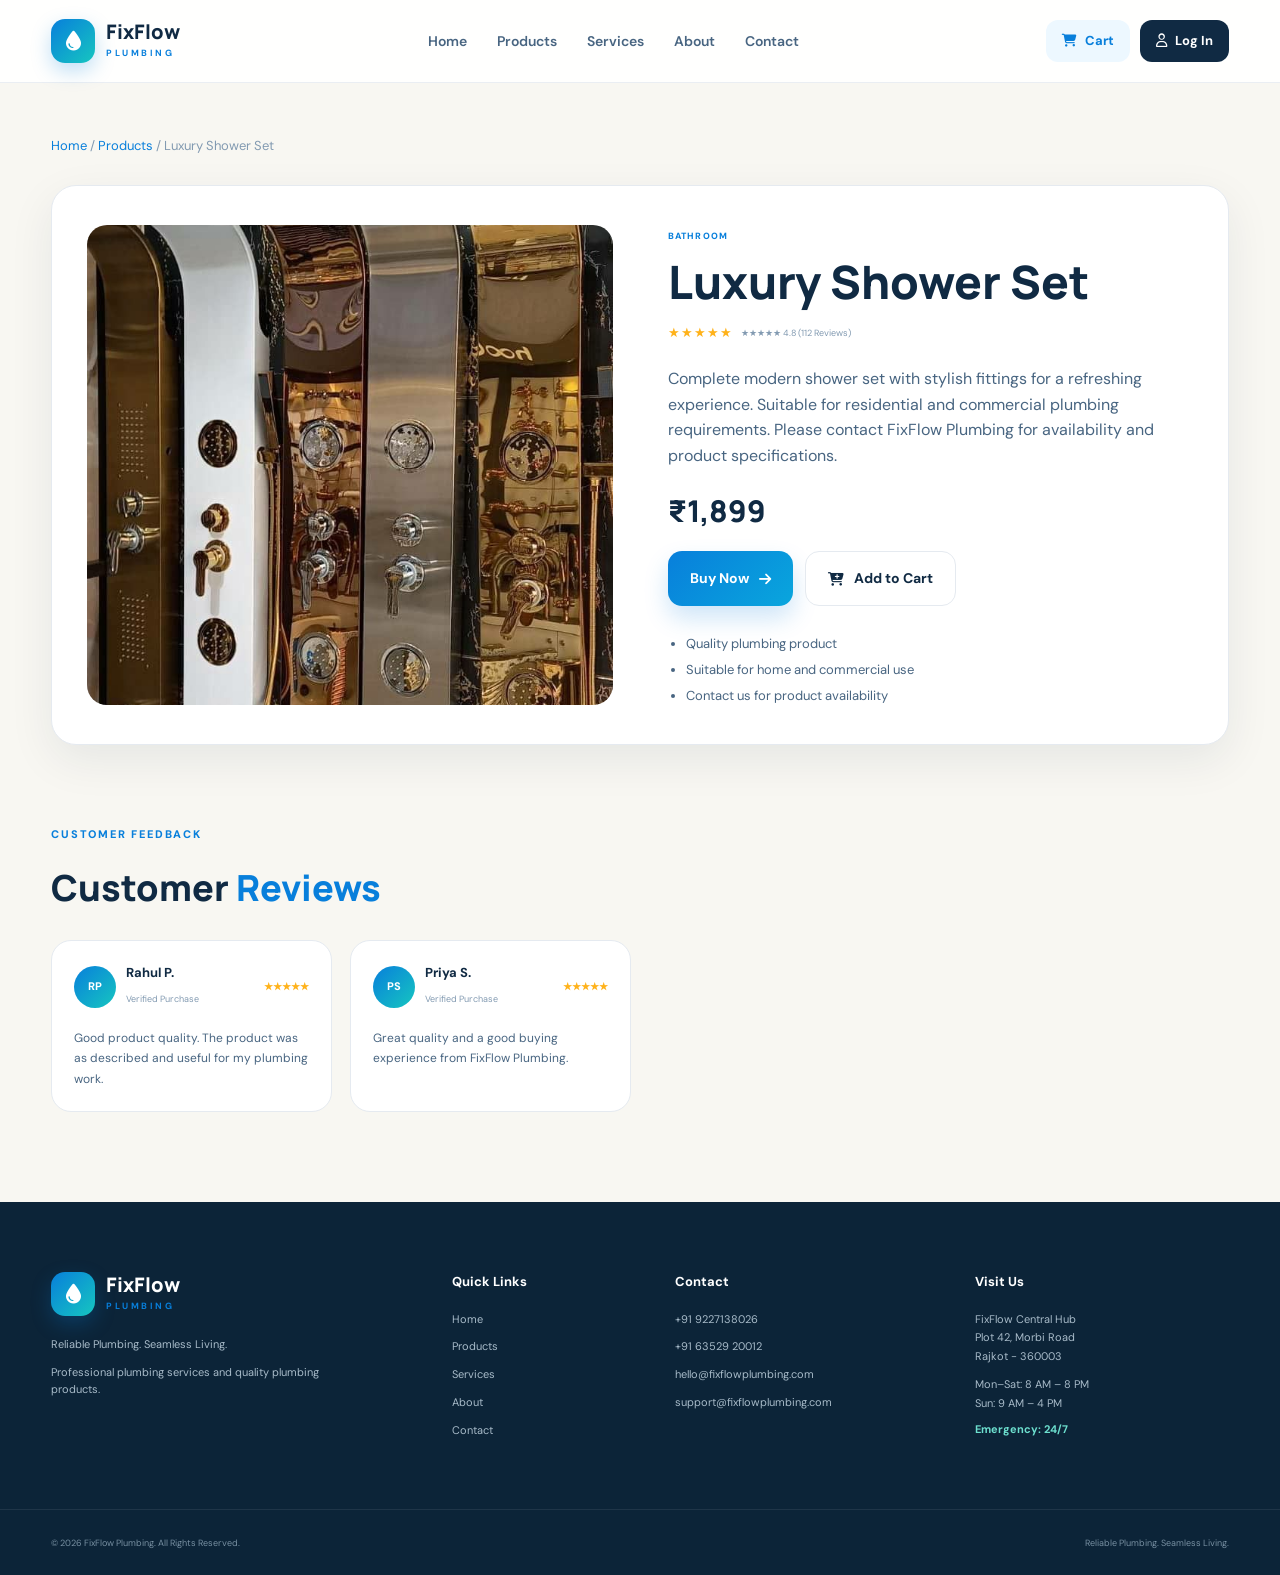
<file: Final Fixflow-Plumbing/product-details/shower-set.html>
<!DOCTYPE html>
<html lang="en">
<head>
<meta charset="UTF-8">
<meta name="viewport" content="width=device-width, initial-scale=1.0">
<title>FixFlow Plumbing | Luxury Shower Set</title>
<link rel="stylesheet" href="../style.css">
<link rel="preconnect" href="https://fonts.googleapis.com">
<link rel="preconnect" href="https://fonts.gstatic.com" crossorigin>
<link href="https://fonts.googleapis.com/css2?family=DM+Sans:wght@400;500;600;700&family=Manrope:wght@500;600;700;800&display=swap" rel="stylesheet">
<link rel="stylesheet" href="https://cdnjs.cloudflare.com/ajax/libs/font-awesome/6.5.2/css/all.min.css">
</head>
<body>
<header class="header">
<div class="container nav-container">
<a class="logo" href="../index.html">
<span class="logo-icon">
<i class="fa-solid fa-droplet"></i>
</span>
<span>
<strong>FixFlow</strong>
<small>PLUMBING</small>
</span>
</a>
<nav class="navbar">
<a href="../index.html">Home</a>
<a href="../product.html">Products</a>
<a href="../services.html">Services</a>
<a href="../about.html">About</a>
<a href="../contact.html">Contact</a>
</nav>
<div class="header-buttons">
<a class="cart-btn" href="../cart.html">
<i class="fa-solid fa-cart-shopping"></i>
                Cart
            </a>
<a class="login-btn" href="../login.html">
<i class="fa-regular fa-user"></i>
                Log In
            </a>
</div>
</div>
</header>
<main class="product-detail-page"><div class="container"><div class="breadcrumb"><a href="../index.html">Home</a> / <a href="../product.html">Products</a> / Luxury Shower Set</div><section class="product-detail-layout"><div class="detail-image"><img src="Luxury Shower Set.jpg" alt="Luxury Shower Set"></div><div class="detail-info"><span class="product-category">BATHROOM</span><h1>Luxury Shower Set</h1><div class="rating"><span>★★★★★</span><small>★★★★★ 4.8 (112 Reviews)</small></div><p>Complete modern shower set with stylish
                        fittings for a refreshing experience. Suitable for residential and commercial plumbing requirements. Please contact FixFlow Plumbing for availability and product specifications.</p><strong class="detail-price">₹1,899</strong><div class="detail-actions"><a class="primary-btn" href="../cart.html">Buy Now <i class="fa-solid fa-arrow-right"></i></a><a class="secondary-btn" href="../cart.html"><i class="fa-solid fa-cart-plus"></i> Add to Cart</a></div><ul class="detail-points"><li>Quality plumbing product</li><li>Suitable for home and commercial use</li><li>Contact us for product availability</li></ul></div></section><section class="detail-reviews"><span class="section-tag">CUSTOMER FEEDBACK</span><h2>Customer <span>Reviews</span></h2><div class="reviews-grid"><article class="review-card"><div class="review-top"><div class="avatar">RP</div><div><h3>Rahul P.</h3><span>Verified Purchase</span></div><strong>★★★★★</strong></div><p>Good product quality. The product was as described and useful for my plumbing work.</p></article><article class="review-card"><div class="review-top"><div class="avatar">PS</div><div><h3>Priya S.</h3><span>Verified Purchase</span></div><strong>★★★★★</strong></div><p>Great quality and a good buying experience from FixFlow Plumbing.</p></article></div></section></div></main>
<footer class="footer">
<div class="container footer-grid">
<div class="footer-brand">
<a class="logo footer-logo" href="../index.html">
<span class="logo-icon">
<i class="fa-solid fa-droplet"></i>
</span>
<span>
<strong>FixFlow</strong>
<small>PLUMBING</small>
</span>
</a>
<p>
                Reliable Plumbing. Seamless Living.
            </p>
<p>
                Professional plumbing services and quality
                plumbing products.
            </p>
</div>
<div class="footer-column">
<h3>Quick Links</h3>
<a href="../index.html">Home</a>
<a href="../product.html">Products</a>
<a href="../services.html">Services</a>
<a href="../about.html">About</a>
<a href="../contact.html">Contact</a>
</div>
<div class="footer-column">
<h3>Contact</h3>
<a href="tel:+919227138026">
                +91 9227138026
            </a>
<a href="tel:+916352920012">
                +91 63529 20012
            </a>
<a href="mailto:hello@fixflowplumbing.com">
                hello@fixflowplumbing.com
            </a>
<a href="mailto:support@fixflowplumbing.com">
                support@fixflowplumbing.com
            </a>
</div>
<div class="footer-column">
<h3>Visit Us</h3>
<p>
                FixFlow Central Hub<br/>
                Plot 42, Morbi Road<br/>
                Rajkot - 360003
            </p>
<p>
                Mon–Sat: 8 AM – 8 PM<br/>
                Sun: 9 AM – 4 PM
            </p>
<strong class="footer-emergency">
                Emergency: 24/7
            </strong>
</div>
</div>
<div class="footer-bottom">
<div class="container">
<p>
                © 2026 FixFlow Plumbing. All Rights Reserved.
            </p>
<p>
                Reliable Plumbing. Seamless Living.
            </p>
</div>
</div>
</footer>
</body>
</html>
</file>
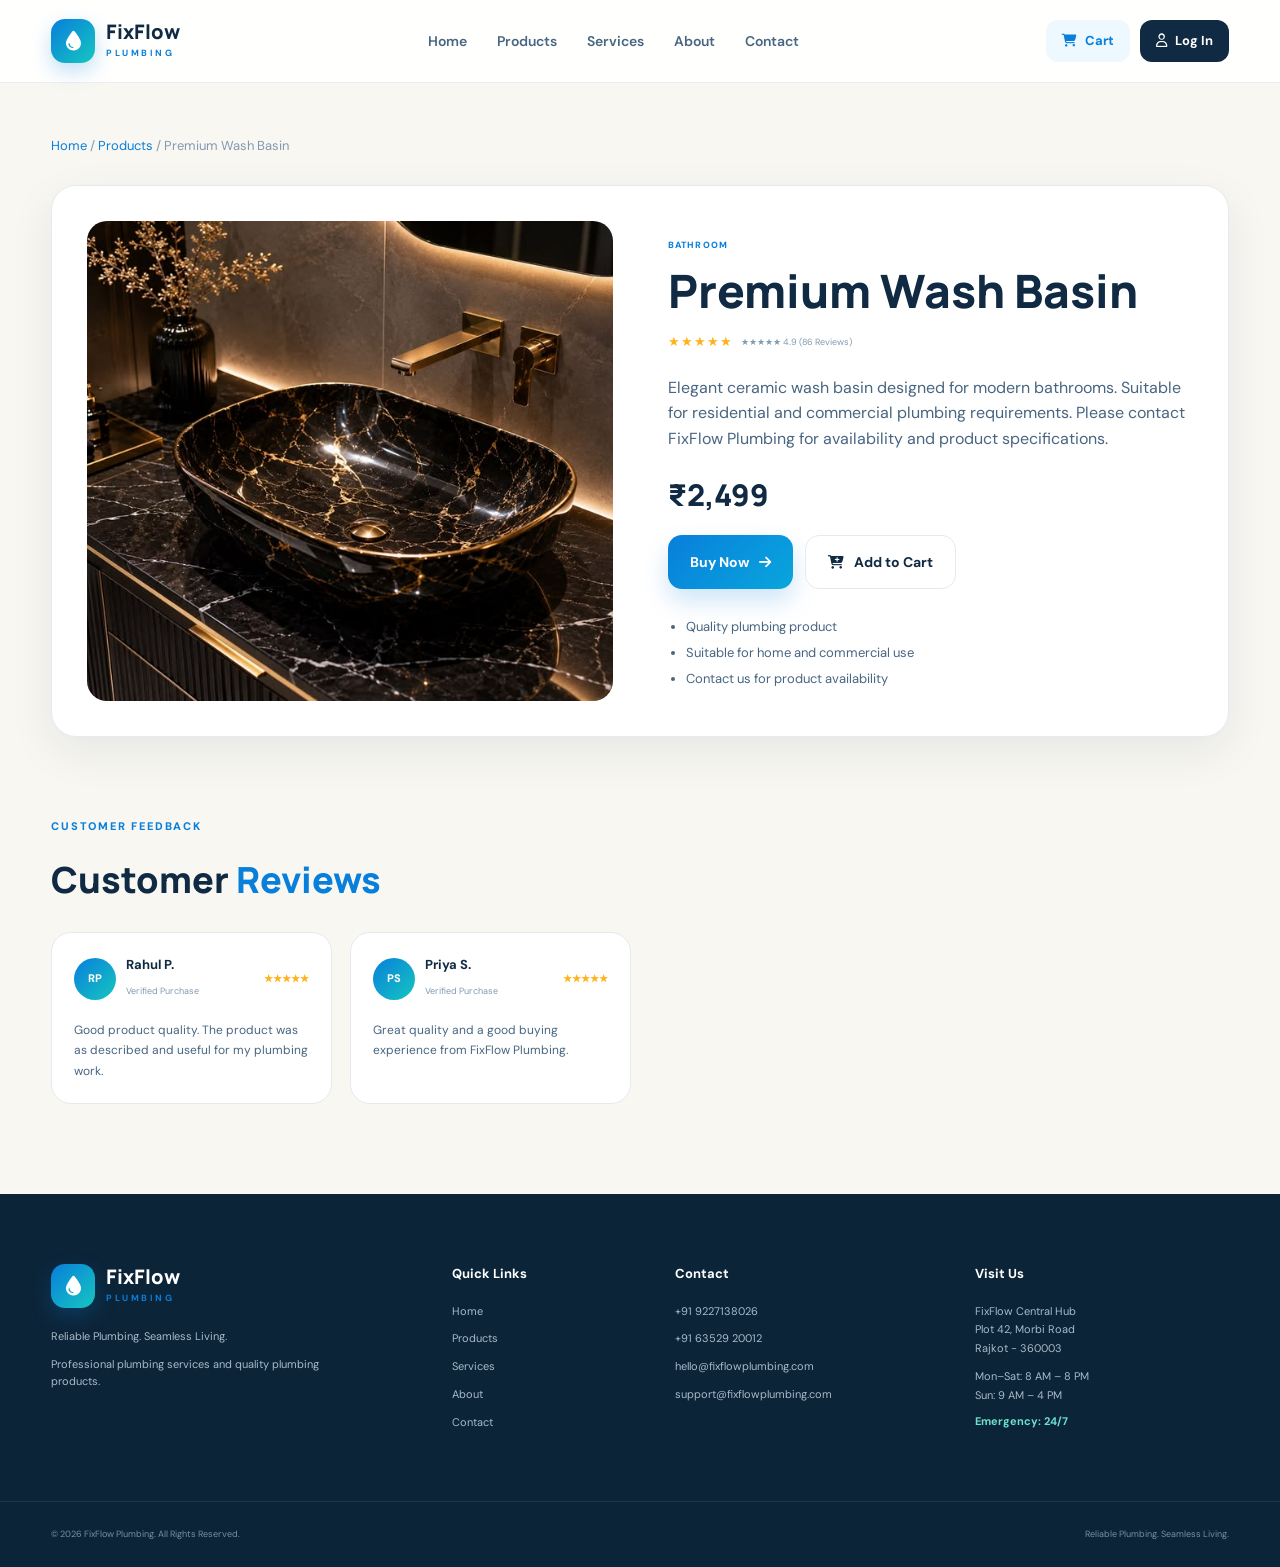
<file: Final Fixflow-Plumbing/product-details/wash-basin.html>
<!DOCTYPE html>
<html lang="en">
<head>
<meta charset="UTF-8">
<meta name="viewport" content="width=device-width, initial-scale=1.0">
<title>FixFlow Plumbing | Premium Wash Basin</title>
<link rel="stylesheet" href="../style.css">
<link rel="preconnect" href="https://fonts.googleapis.com">
<link rel="preconnect" href="https://fonts.gstatic.com" crossorigin>
<link href="https://fonts.googleapis.com/css2?family=DM+Sans:wght@400;500;600;700&family=Manrope:wght@500;600;700;800&display=swap" rel="stylesheet">
<link rel="stylesheet" href="https://cdnjs.cloudflare.com/ajax/libs/font-awesome/6.5.2/css/all.min.css">
</head>
<body>
<header class="header">
<div class="container nav-container">
<a class="logo" href="../index.html">
<span class="logo-icon">
<i class="fa-solid fa-droplet"></i>
</span>
<span>
<strong>FixFlow</strong>
<small>PLUMBING</small>
</span>
</a>
<nav class="navbar">
<a href="../index.html">Home</a>
<a href="../product.html">Products</a>
<a href="../services.html">Services</a>
<a href="../about.html">About</a>
<a href="../contact.html">Contact</a>
</nav>
<div class="header-buttons">
<a class="cart-btn" href="../cart.html">
<i class="fa-solid fa-cart-shopping"></i>
                Cart
            </a>
<a class="login-btn" href="../login.html">
<i class="fa-regular fa-user"></i>
                Log In
            </a>
</div>
</div>
</header>
<main class="product-detail-page"><div class="container"><div class="breadcrumb"><a href="../index.html">Home</a> / <a href="../product.html">Products</a> / Premium Wash Basin</div><section class="product-detail-layout"><div class="detail-image"><img src="Premium Wash Basin.jpg" alt="Premium Wash Basin"></div><div class="detail-info"><span class="product-category">BATHROOM</span><h1>Premium Wash Basin</h1><div class="rating"><span>★★★★★</span><small>★★★★★ 4.9 (86 Reviews)</small></div><p>Elegant ceramic wash basin designed
                        for modern bathrooms. Suitable for residential and commercial plumbing requirements. Please contact FixFlow Plumbing for availability and product specifications.</p><strong class="detail-price">₹2,499</strong><div class="detail-actions"><a class="primary-btn" href="../cart.html">Buy Now <i class="fa-solid fa-arrow-right"></i></a><a class="secondary-btn" href="../cart.html"><i class="fa-solid fa-cart-plus"></i> Add to Cart</a></div><ul class="detail-points"><li>Quality plumbing product</li><li>Suitable for home and commercial use</li><li>Contact us for product availability</li></ul></div></section><section class="detail-reviews"><span class="section-tag">CUSTOMER FEEDBACK</span><h2>Customer <span>Reviews</span></h2><div class="reviews-grid"><article class="review-card"><div class="review-top"><div class="avatar">RP</div><div><h3>Rahul P.</h3><span>Verified Purchase</span></div><strong>★★★★★</strong></div><p>Good product quality. The product was as described and useful for my plumbing work.</p></article><article class="review-card"><div class="review-top"><div class="avatar">PS</div><div><h3>Priya S.</h3><span>Verified Purchase</span></div><strong>★★★★★</strong></div><p>Great quality and a good buying experience from FixFlow Plumbing.</p></article></div></section></div></main>
<footer class="footer">
<div class="container footer-grid">
<div class="footer-brand">
<a class="logo footer-logo" href="../index.html">
<span class="logo-icon">
<i class="fa-solid fa-droplet"></i>
</span>
<span>
<strong>FixFlow</strong>
<small>PLUMBING</small>
</span>
</a>
<p>
                Reliable Plumbing. Seamless Living.
            </p>
<p>
                Professional plumbing services and quality
                plumbing products.
            </p>
</div>
<div class="footer-column">
<h3>Quick Links</h3>
<a href="../index.html">Home</a>
<a href="../product.html">Products</a>
<a href="../services.html">Services</a>
<a href="../about.html">About</a>
<a href="../contact.html">Contact</a>
</div>
<div class="footer-column">
<h3>Contact</h3>
<a href="tel:+919227138026">
                +91 9227138026
            </a>
<a href="tel:+916352920012">
                +91 63529 20012
            </a>
<a href="mailto:hello@fixflowplumbing.com">
                hello@fixflowplumbing.com
            </a>
<a href="mailto:support@fixflowplumbing.com">
                support@fixflowplumbing.com
            </a>
</div>
<div class="footer-column">
<h3>Visit Us</h3>
<p>
                FixFlow Central Hub<br/>
                Plot 42, Morbi Road<br/>
                Rajkot - 360003
            </p>
<p>
                Mon–Sat: 8 AM – 8 PM<br/>
                Sun: 9 AM – 4 PM
            </p>
<strong class="footer-emergency">
                Emergency: 24/7
            </strong>
</div>
</div>
<div class="footer-bottom">
<div class="container">
<p>
                © 2026 FixFlow Plumbing. All Rights Reserved.
            </p>
<p>
                Reliable Plumbing. Seamless Living.
            </p>
</div>
</div>
</footer>
</body>
</html>
</file>
<file: Final Fixflow-Plumbing/style.css>
/* =========================================
   FIXFLOW PLUMBING
   MODERN PLUMBING WEBSITE
========================================= */

:root {
    --primary: #087fdb;
    --primary-dark: #0565ae;
    --secondary: #16c6c0;
    --green: #63c174;

    --dark: #102a43;
    --text: #486581;
    --muted: #829ab1;

    --background: #f8f7f2;
    --white: #ffffff;
    --light-blue: #edf8ff;

    --border: #e5eaf0;

    --shadow: 0 15px 45px rgba(16, 42, 67, 0.08);

    --radius: 22px;
}


/* =========================================
   RESET
========================================= */

* {
    margin: 0;
    padding: 0;
    box-sizing: border-box;
}

html {
    scroll-behavior: smooth;
}

body {
    font-family: "DM Sans", sans-serif;
    background: var(--background);
    color: var(--dark);
    line-height: 1.6;
    overflow-x: hidden;
}

img {
    max-width: 100%;
    display: block;
}

a {
    color: inherit;
    text-decoration: none;
}

button,
input,
textarea,
select {
    font-family: inherit;
}

button {
    cursor: pointer;
}

.container {
    width: min(1180px, 92%);
    margin: auto;
}


/* =========================================
   HEADER
========================================= */

.header {
    position: sticky;
    top: 0;
    z-index: 1000;

    background: rgba(255, 255, 255, 0.92);

    backdrop-filter: blur(18px);

    border-bottom: 1px solid rgba(229, 234, 240, 0.8);
}

.nav-container {
    min-height: 82px;

    display: flex;
    align-items: center;
    justify-content: space-between;

    gap: 25px;
}


/* LOGO */

.logo {
    display: flex;
    align-items: center;
    gap: 11px;

    min-width: max-content;
}

.logo-icon {
    width: 44px;
    height: 44px;

    display: grid;
    place-items: center;

    border-radius: 14px;

    color: white;

    background:
        linear-gradient(135deg,
        var(--primary),
        var(--secondary));

    font-size: 20px;

    box-shadow:
        0 8px 20px rgba(8, 127, 219, 0.25);
}

.logo strong {
    display: block;

    font-family: "Manrope", sans-serif;

    font-size: 20px;
    line-height: 1;

    font-weight: 800;
}

.logo small {
    display: block;

    color: var(--primary);

    font-size: 9px;

    letter-spacing: 2.5px;

    margin-top: 4px;

    font-weight: 700;
}


/* NAVIGATION */

.navbar {
    display: flex;
    align-items: center;
    gap: 30px;
}

.navbar a {
    position: relative;

    color: var(--text);

    font-size: 14px;
    font-weight: 600;

    padding: 8px 0;

    transition: 0.3s;
}

.navbar a:hover,
.navbar a.active {
    color: var(--primary);
}

.navbar a::after {
    content: "";

    position: absolute;

    left: 0;
    bottom: 0;

    width: 0;
    height: 2px;

    background: var(--primary);

    transition: 0.3s;
}

.navbar a:hover::after,
.navbar a.active::after {
    width: 100%;
}


/* HEADER BUTTONS */

.header-buttons {
    display: flex;
    align-items: center;
    gap: 10px;
}

.cart-btn,
.login-btn {
    display: flex;
    align-items: center;
    gap: 8px;

    padding: 11px 16px;

    border-radius: 12px;

    font-size: 13px;
    font-weight: 700;

    transition: 0.3s;
}

.cart-btn {
    color: var(--primary);

    background: var(--light-blue);
}

.cart-btn:hover {
    background: #dff2ff;
    transform: translateY(-2px);
}

.login-btn {
    color: white;

    background: var(--dark);
}

.login-btn:hover {
    background: var(--primary);
    transform: translateY(-2px);
}


/* =========================================
   HERO
========================================= */

.hero {
    position: relative;

    padding: 90px 0 100px;

    overflow: hidden;
}

.hero::before {
    content: "";

    position: absolute;

    width: 500px;
    height: 500px;

    border-radius: 50%;

    background: rgba(22, 198, 192, 0.08);

    top: -250px;
    right: -150px;

    filter: blur(2px);
}

.hero-grid {
    display: grid;

    grid-template-columns: 1fr 0.95fr;

    align-items: center;

    gap: 70px;
}

.hero-label {
    display: flex;
    align-items: center;

    gap: 9px;

    color: var(--primary);

    font-size: 12px;

    letter-spacing: 1.5px;

    font-weight: 800;

    margin-bottom: 18px;
}

.hero-label span {
    width: 28px;
    height: 3px;

    border-radius: 10px;

    background: var(--secondary);
}

.hero h1 {
    font-family: "Manrope", sans-serif;

    font-size: clamp(44px, 5vw, 72px);

    line-height: 1.05;

    letter-spacing: -3px;

    font-weight: 800;

    max-width: 650px;
}

.hero h1 span {
    display: block;

    color: var(--primary);
}

.hero-content > p {
    color: var(--text);

    font-size: 17px;

    max-width: 550px;

    margin: 25px 0 30px;
}


/* HERO BUTTONS */

.hero-buttons {
    display: flex;
    flex-wrap: wrap;

    gap: 12px;
}

.primary-btn,
.secondary-btn {
    display: inline-flex;
    align-items: center;
    justify-content: center;

    gap: 10px;

    padding: 15px 22px;

    border-radius: 14px;

    font-size: 14px;

    font-weight: 700;

    transition: 0.3s;
}

.primary-btn {
    color: white;

    background:
        linear-gradient(135deg,
        var(--primary),
        #09a6dd);

    box-shadow:
        0 12px 25px rgba(8, 127, 219, 0.2);
}

.primary-btn:hover {
    transform: translateY(-3px);
    box-shadow:
        0 18px 30px rgba(8, 127, 219, 0.28);
}

.secondary-btn {
    color: var(--dark);

    background: white;

    border: 1px solid var(--border);
}

.secondary-btn:hover {
    border-color: var(--primary);

    color: var(--primary);

    transform: translateY(-3px);
}


/* TRUST */

.hero-trust {
    display: flex;
    align-items: center;

    gap: 14px;

    margin-top: 35px;
}

.stars {
    color: #ffb21a;

    font-size: 18px;

    letter-spacing: 2px;
}

.hero-trust strong {
    display: block;

    font-size: 12px;
}

.hero-trust small {
    color: var(--muted);

    font-size: 11px;
}


/* HERO IMAGE */

.hero-visual {
    position: relative;
}

.hero-image-card {
    position: relative;

    border-radius: 35px;

    overflow: visible;

    padding: 10px;

    background: white;

    box-shadow: var(--shadow);
}

.hero-image-card img {
    width: 100%;
    height: 560px;

    object-fit: cover;

    border-radius: 28px;
}


/* FLOATING CARDS */

.floating-card {
    position: absolute;

    display: flex;
    align-items: center;

    gap: 12px;

    background: white;

    padding: 13px 17px;

    border-radius: 16px;

    box-shadow:
        0 15px 40px rgba(16, 42, 67, 0.15);

    animation: floating 4s ease-in-out infinite;
}

.emergency-card {
    left: -45px;
    top: 70px;
}

.quality-card {
    right: -35px;
    bottom: 60px;

    animation-delay: 1s;
}

.floating-icon {
    width: 42px;
    height: 42px;

    border-radius: 12px;

    display: grid;
    place-items: center;

    color: white;

    background: var(--primary);
}

.floating-icon.green {
    background: var(--green);
}

.floating-card strong {
    display: block;

    font-size: 12px;
}

.floating-card small {
    display: block;

    color: var(--muted);

    font-size: 10px;
}

@keyframes floating {

    0%,
    100% {
        transform: translateY(0);
    }

    50% {
        transform: translateY(-10px);
    }
}


/* =========================================
   FEATURES
========================================= */

.features {
    padding-bottom: 70px;
}

.features-grid {
    display: grid;

    grid-template-columns: repeat(4, 1fr);

    gap: 15px;
}

.feature-card {
    display: flex;

    align-items: center;

    gap: 14px;

    padding: 20px;

    background: white;

    border: 1px solid var(--border);

    border-radius: 18px;

    transition: 0.3s;
}

.feature-card:hover {
    transform: translateY(-5px);

    border-color: rgba(8, 127, 219, 0.2);

    box-shadow: var(--shadow);
}

.feature-icon {
    min-width: 45px;
    height: 45px;

    display: grid;
    place-items: center;

    color: var(--primary);

    background: var(--light-blue);

    border-radius: 13px;
}

.feature-card h3 {
    font-size: 13px;

    margin-bottom: 2px;
}

.feature-card p {
    color: var(--muted);

    font-size: 10px;
}


/* =========================================
   SECTION HEADINGS
========================================= */

.products-section,
.services-section,
.about-section,
.contact-section,
.cart-section {
    padding: 100px 0;
}

.reviews-section,
.why-section {
    padding: 90px 0;
}

.section-heading {
    display: flex;

    align-items: end;
    justify-content: space-between;

    gap: 40px;

    margin-bottom: 45px;
}

.section-tag {
    display: inline-block;

    color: var(--primary);

    font-size: 11px;

    letter-spacing: 1.8px;

    font-weight: 800;

    margin-bottom: 12px;
}

.section-heading h2,
.center-heading h2,
.about-content h2,
.contact-info h2 {
    font-family: "Manrope", sans-serif;

    font-size: clamp(32px, 4vw, 48px);

    line-height: 1.1;

    letter-spacing: -1.8px;
}

.section-heading h2 span,
.center-heading h2 span,
.about-content h2 span,
.contact-info h2 span {
    color: var(--primary);
}

.section-heading > p {
    max-width: 420px;

    color: var(--text);

    font-size: 14px;
}

.center-heading {
    text-align: center;

    max-width: 650px;

    margin: 0 auto 45px;
}

.center-heading p {
    color: var(--text);

    margin-top: 14px;
}


/* =========================================
   PRODUCTS
========================================= */

.products-section {
    background: white;
}

.products-grid {
    display: grid;

    grid-template-columns: repeat(4, 1fr);

    gap: 20px;
}

.product-card {
    background: white;

    border: 1px solid var(--border);

    border-radius: 22px;

    overflow: hidden;

    transition: 0.35s;

    box-shadow: 0 4px 20px rgba(16, 42, 67, 0.03);
}

.product-card:hover {
    transform: translateY(-8px);

    box-shadow:
        0 20px 50px rgba(16, 42, 67, 0.12);

    border-color: rgba(8, 127, 219, 0.2);
}

.product-image {
    position: relative;

    height: 240px;

    overflow: hidden;

    background: #f1f8fb;
}

.product-image img {
    width: 100%;
    height: 100%;

    object-fit: cover;

    transition: 0.5s;
}

.product-card:hover .product-image img {
    transform: scale(1.07);
}

.product-badge {
    position: absolute;

    z-index: 2;

    top: 14px;
    left: 14px;

    padding: 6px 9px;

    border-radius: 8px;

    color: white;

    background: var(--primary);

    font-size: 8px;

    font-weight: 800;

    letter-spacing: 0.7px;
}

.product-badge.premium {
    background: #7d55d8;
}

.product-badge.top-rated {
    background: var(--green);
}

.quick-view {
    position: absolute;

    right: 14px;
    top: 14px;

    width: 38px;
    height: 38px;

    border: 0;

    border-radius: 50%;

    background: white;

    color: var(--dark);

    box-shadow: 0 8px 20px rgba(0, 0, 0, 0.08);

    transition: 0.3s;
}

.quick-view:hover {
    background: var(--primary);

    color: white;
}

.product-content {
    padding: 20px;
}

.product-category {
    color: var(--primary);

    font-size: 9px;

    font-weight: 800;

    letter-spacing: 1.2px;
}

.product-content h3 {
    font-family: "Manrope", sans-serif;

    font-size: 17px;

    margin: 7px 0;
}

.product-content > p {
    min-height: 55px;

    color: var(--muted);

    font-size: 11px;

    line-height: 1.6;
}

.rating {
    display: flex;

    align-items: center;

    gap: 8px;

    margin: 14px 0;
}

.rating span {
    color: #ffb21a;

    font-size: 13px;

    letter-spacing: 1px;
}

.rating small {
    color: var(--muted);

    font-size: 9px;
}

.product-bottom {
    display: flex;

    align-items: center;

    justify-content: space-between;

    gap: 8px;

    padding-top: 14px;

    border-top: 1px solid var(--border);
}

.product-bottom > strong {
    font-family: "Manrope", sans-serif;

    font-size: 18px;

    white-space: nowrap;
}

.product-bottom > strong small {
    color: var(--muted);

    font-size: 9px;

    font-weight: 500;
}

.add-cart {
    display: flex;

    align-items: center;

    gap: 6px;

    padding: 9px 11px;

    border-radius: 10px;

    color: white;

    background: var(--dark);

    font-size: 9px;

    font-weight: 700;

    transition: 0.3s;
}

.add-cart:hover {
    background: var(--primary);

    transform: translateY(-2px);
}


/* =========================================
   REVIEWS
========================================= */

.reviews-section {
    background: var(--background);
}

.reviews-grid {
    display: grid;

    grid-template-columns: repeat(4, 1fr);

    gap: 18px;
}

.review-card {
    background: white;

    border: 1px solid var(--border);

    border-radius: 20px;

    padding: 22px;

    transition: 0.3s;
}

.review-card:hover {
    transform: translateY(-5px);

    box-shadow: var(--shadow);
}

.review-top {
    display: flex;

    align-items: center;

    gap: 10px;

    margin-bottom: 18px;
}

.avatar {
    width: 42px;
    height: 42px;

    display: grid;
    place-items: center;

    border-radius: 50%;

    color: white;

    background:
        linear-gradient(135deg,
        var(--primary),
        var(--secondary));

    font-size: 11px;

    font-weight: 800;
}

.review-top h3 {
    font-size: 13px;
}

.review-top span {
    color: var(--muted);

    font-size: 9px;
}

.review-top > strong {
    margin-left: auto;

    color: #ffb21a;

    font-size: 10px;
}

.review-card > p {
    color: var(--text);

    font-size: 12px;

    line-height: 1.7;
}


/* =========================================
   SERVICES
========================================= */

.services-section {
    background: white;
}

.services-grid {
    display: grid;

    grid-template-columns: repeat(3, 1fr);

    gap: 18px;
}

.service-card {
    position: relative;

    overflow: hidden;

    padding: 30px;

    border: 1px solid var(--border);

    border-radius: 22px;

    background: white;

    transition: 0.35s;
}

.service-card:hover {
    transform: translateY(-7px);

    box-shadow: var(--shadow);

    border-color: rgba(8, 127, 219, 0.2);
}

.service-number {
    position: absolute;

    right: 20px;
    top: 15px;

    color: #e9f3f9;

    font-family: "Manrope", sans-serif;

    font-size: 55px;

    font-weight: 800;
}

.service-icon {
    width: 58px;
    height: 58px;

    display: grid;
    place-items: center;

    border-radius: 17px;

    background: var(--light-blue);

    font-size: 26px;

    margin-bottom: 20px;
}

.service-card h3 {
    font-family: "Manrope", sans-serif;

    font-size: 17px;

    margin-bottom: 9px;
}

.service-card p {
    color: var(--muted);

    font-size: 12px;

    margin-bottom: 20px;
}

.service-card a {
    color: var(--primary);

    font-size: 11px;

    font-weight: 800;
}

.service-card a i {
    margin-left: 5px;

    transition: 0.3s;
}

.service-card:hover a i {
    transform: translateX(5px);
}

.emergency-service {
    background:
        linear-gradient(135deg,
        #effcff,
        #f4fff5);

    border-color: rgba(22, 198, 192, 0.2);
}


/* =========================================
   CTA
========================================= */

.cta-section {
    padding: 40px 0 100px;

    background: white;
}

.cta-box {
    position: relative;

    overflow: hidden;

    display: flex;

    align-items: center;

    justify-content: space-between;

    gap: 40px;

    padding: 55px;

    border-radius: 30px;

    color: white;

    background:
        linear-gradient(135deg,
        #087fdb,
        #09b7c1);
}

.cta-box::after {
    content: "";

    position: absolute;

    width: 300px;
    height: 300px;

    border: 1px solid rgba(255,255,255,0.15);

    border-radius: 50%;

    right: -80px;
    top: -100px;
}

.cta-box > div {
    position: relative;
    z-index: 2;
}

.cta-box span {
    font-size: 10px;

    letter-spacing: 2px;

    font-weight: 800;
}

.cta-box h2 {
    font-family: "Manrope", sans-serif;

    font-size: 42px;

    letter-spacing: -1.5px;

    margin: 5px 0 8px;
}

.cta-box p {
    font-size: 13px;

    opacity: 0.85;
}

.cta-buttons {
    display: flex;

    gap: 10px;
}

.white-btn,
.outline-white-btn {
    padding: 14px 20px;

    border-radius: 12px;

    font-size: 12px;

    font-weight: 800;

    transition: 0.3s;
}

.white-btn {
    color: var(--primary);

    background: white;
}

.white-btn:hover {
    transform: translateY(-3px);
}

.outline-white-btn {
    color: white;

    border: 1px solid rgba(255,255,255,0.5);
}

.outline-white-btn:hover {
    background: rgba(255,255,255,0.12);
}


/* =========================================
   ABOUT
========================================= */

.about-section {
    background: var(--background);
}

.about-grid {
    display: grid;

    grid-template-columns: 0.9fr 1fr;

    gap: 80px;

    align-items: center;
}

.about-image {
    position: relative;

    padding: 10px;

    background: white;

    border-radius: 30px;

    box-shadow: var(--shadow);
}

.about-image img {
    width: 100%;
    height: 520px;

    object-fit: cover;

    border-radius: 22px;
}

.experience-card {
    position: absolute;

    right: -30px;
    bottom: 40px;

    display: flex;

    flex-direction: column;

    padding: 17px 22px;

    background: white;

    border-radius: 15px;

    box-shadow: var(--shadow);
}

.experience-card strong {
    color: var(--primary);

    font-family: "Manrope", sans-serif;

    font-size: 27px;
}

.experience-card span {
    color: var(--muted);

    font-size: 10px;
}

.about-content > p {
    color: var(--text);

    font-size: 14px;

    margin: 20px 0;
}

.stats {
    display: grid;

    grid-template-columns: repeat(3, 1fr);

    gap: 12px;

    margin-top: 30px;
}

.stats > div {
    padding: 17px;

    border-radius: 15px;

    background: white;

    border: 1px solid var(--border);
}

.stats strong {
    display: block;

    color: var(--primary);

    font-family: "Manrope", sans-serif;

    font-size: 24px;
}

.stats span {
    display: block;

    color: var(--muted);

    font-size: 9px;
}


/* =========================================
   WHY CHOOSE US
========================================= */

.why-section {
    background: white;
}

.why-grid {
    display: grid;

    grid-template-columns: repeat(3, 1fr);

    gap: 18px;
}

.why-card {
    padding: 25px;

    border: 1px solid var(--border);

    border-radius: 18px;

    transition: 0.3s;
}

.why-card:hover {
    transform: translateY(-5px);

    box-shadow: var(--shadow);
}

.why-card i {
    width: 45px;
    height: 45px;

    display: grid;
    place-items: center;

    border-radius: 12px;

    color: var(--primary);

    background: var(--light-blue);

    margin-bottom: 15px;
}

.why-card h3 {
    font-size: 15px;

    margin-bottom: 5px;
}

.why-card p {
    color: var(--muted);

    font-size: 11px;
}


/* =========================================
   CONTACT
========================================= */

.contact-section {
    background: var(--background);
}

.contact-grid {
    display: grid;

    grid-template-columns: 0.9fr 1fr;

    gap: 70px;

    align-items: start;
}

.contact-info > p {
    color: var(--text);

    font-size: 14px;

    margin: 20px 0 30px;

    max-width: 500px;
}

.contact-item {
    display: flex;

    gap: 15px;

    margin-bottom: 22px;
}

.contact-icon {
    min-width: 45px;
    height: 45px;

    display: grid;
    place-items: center;

    color: var(--primary);

    background: white;

    border-radius: 13px;

    box-shadow: 0 5px 20px rgba(16,42,67,0.05);
}

.contact-item small {
    display: block;

    color: var(--muted);

    font-size: 9px;

    letter-spacing: 1px;

    font-weight: 800;

    margin-bottom: 3px;
}

.contact-item a {
    display: block;

    color: var(--dark);

    font-size: 12px;

    font-weight: 600;

    margin: 2px 0;
}

.contact-item a:hover {
    color: var(--primary);
}

.contact-item p {
    color: var(--text);

    font-size: 12px;
}


/* HOURS */

.hours-box {
    padding: 20px;

    background: white;

    border-radius: 18px;

    border: 1px solid var(--border);

    margin-top: 25px;
}

.hours-box h3 {
    font-size: 14px;

    margin-bottom: 15px;
}

.hours-box h3 i {
    color: var(--primary);

    margin-right: 7px;
}

.hours-row {
    display: flex;

    justify-content: space-between;

    gap: 20px;

    padding: 9px 0;

    border-bottom: 1px solid var(--border);

    font-size: 11px;
}

.hours-row span {
    color: var(--muted);
}

.emergency-hours {
    margin-top: 12px;

    padding: 10px;

    border-radius: 10px;

    background: #fff5f1;

    color: #e05c32;

    font-size: 11px;

    text-align: center;
}


/* CONTACT FORM */

.contact-form-card {
    padding: 35px;

    background: white;

    border: 1px solid var(--border);

    border-radius: 25px;

    box-shadow: var(--shadow);
}

.form-header span {
    color: var(--primary);

    font-size: 9px;

    letter-spacing: 1.5px;

    font-weight: 800;
}

.form-header h3 {
    font-family: "Manrope", sans-serif;

    font-size: 27px;

    margin: 4px 0;
}

.form-header p {
    color: var(--muted);

    font-size: 11px;

    margin-bottom: 25px;
}

.form-row {
    display: grid;

    grid-template-columns: 1fr 1fr;

    gap: 15px;
}

.form-group {
    margin-bottom: 16px;
}

.form-group label {
    display: block;

    font-size: 11px;

    font-weight: 700;

    margin-bottom: 7px;
}

.form-group input,
.form-group select,
.form-group textarea {
    width: 100%;

    border: 1px solid var(--border);

    border-radius: 11px;

    outline: none;

    padding: 12px 13px;

    font-size: 11px;

    background: #fbfcfd;

    color: var(--dark);

    transition: 0.3s;
}

.form-group input:focus,
.form-group select:focus,
.form-group textarea:focus {
    border-color: var(--primary);

    background: white;

    box-shadow: 0 0 0 3px rgba(8,127,219,0.08);
}

.form-group textarea {
    resize: vertical;
}

.submit-btn {
    width: 100%;

    display: flex;

    align-items: center;
    justify-content: center;

    gap: 10px;

    border: 0;

    padding: 14px;

    border-radius: 12px;

    color: white;

    background:
        linear-gradient(135deg,
        var(--primary),
        var(--secondary));

    font-size: 12px;

    font-weight: 800;

    transition: 0.3s;
}

.submit-btn:hover {
    transform: translateY(-2px);

    box-shadow: 0 12px 25px rgba(8,127,219,0.2);
}


/* =========================================
   LOGIN
========================================= */

.login-section {
    padding: 100px 20px;

    background:
        linear-gradient(135deg,
        #edfaff,
        #f8f7f2);
}

.login-card {
    width: min(440px, 100%);

    margin: auto;

    padding: 40px;

    border-radius: 25px;

    background: white;

    border: 1px solid var(--border);

    box-shadow: var(--shadow);
}

.login-logo {
    display: flex;

    align-items: center;

    gap: 10px;

    margin-bottom: 30px;
}

.login-logo span {
    width: 40px;
    height: 40px;

    display: grid;
    place-items: center;

    color: white;

    border-radius: 12px;

    background: var(--primary);
}

.login-logo strong {
    font-family: "Manrope", sans-serif;
}

.login-card h2 {
    font-family: "Manrope", sans-serif;

    font-size: 32px;

    margin-bottom: 5px;
}

.login-card > p {
    color: var(--muted);

    font-size: 12px;

    margin-bottom: 25px;
}

.login-card form > label {
    display: block;

    font-size: 11px;

    font-weight: 700;

    margin: 15px 0 7px;
}

.login-card form > input {
    width: 100%;

    padding: 13px;

    border: 1px solid var(--border);

    border-radius: 10px;

    outline: none;
}

.login-card form > input:focus {
    border-color: var(--primary);
}

.login-options {
    display: flex;

    align-items: center;
    justify-content: space-between;

    margin: 15px 0;

    font-size: 10px;

    color: var(--muted);
}

.login-options a {
    color: var(--primary);
}

.login-options label {
    display: flex;

    align-items: center;

    gap: 5px;
}

.login-submit {
    width: 100%;

    border: 0;

    padding: 14px;

    border-radius: 11px;

    background: var(--primary);

    color: white;

    font-weight: 800;

    transition: 0.3s;
}

.login-submit:hover {
    background: var(--primary-dark);
}

.create-account {
    text-align: center;

    margin-top: 22px;

    color: var(--muted);

    font-size: 11px;
}

.create-account a {
    color: var(--primary);

    font-weight: 700;
}


/* =========================================
   CART
========================================= */

.cart-section {
    background: white;
}

.cart-layout {
    display: grid;

    grid-template-columns: 1fr 330px;

    gap: 30px;
}

.cart-items {
    display: flex;

    flex-direction: column;

    gap: 12px;
}

.cart-item {
    display: grid;

    grid-template-columns: 85px 1fr 50px 90px;

    align-items: center;

    gap: 18px;

    padding: 15px;

    border: 1px solid var(--border);

    border-radius: 16px;
}

.cart-item img {
    width: 85px;
    height: 75px;

    object-fit: cover;

    border-radius: 10px;
}

.cart-product span {
    color: var(--primary);

    font-size: 8px;

    font-weight: 800;
}

.cart-product h3 {
    font-size: 14px;

    margin: 3px 0;
}

.cart-product p {
    color: var(--muted);

    font-size: 10px;
}

.quantity {
    display: grid;
    place-items: center;

    width: 35px;
    height: 30px;

    border-radius: 8px;

    background: var(--light-blue);

    font-size: 11px;
}

.cart-item > strong {
    text-align: right;

    font-family: "Manrope", sans-serif;

    font-size: 15px;
}

.order-summary {
    height: max-content;

    padding: 25px;

    border-radius: 18px;

    background: var(--background);

    border: 1px solid var(--border);
}

.order-summary h3 {
    font-family: "Manrope", sans-serif;

    margin-bottom: 20px;
}

.order-summary > div {
    display: flex;

    justify-content: space-between;

    padding: 9px 0;

    font-size: 12px;
}

.order-summary > div span {
    color: var(--muted);
}

.order-summary hr {
    border: 0;

    border-top: 1px solid var(--border);

    margin: 10px 0;
}

.order-summary .total {
    font-size: 15px;

    color: var(--dark);
}

.order-summary .total strong {
    color: var(--primary);

    font-size: 20px;
}

.order-summary button {
    width: 100%;

    border: 0;

    padding: 13px;

    border-radius: 11px;

    background: var(--dark);

    color: white;

    font-size: 11px;

    font-weight: 800;

    margin-top: 15px;

    transition: 0.3s;
}

.order-summary button:hover {
    background: var(--primary);
}


/* =========================================
   FOOTER
========================================= */

.footer {
    background: #0c2438;

    color: white;
}

.footer-grid {
    display: grid;

    grid-template-columns: 1.4fr 0.7fr 1fr 1fr;

    gap: 45px;

    padding: 70px 0;
}

.footer-logo {
    color: white;

    margin-bottom: 20px;
}

.footer-brand > p {
    max-width: 280px;

    color: #a8bbc9;

    font-size: 11px;

    margin-bottom: 10px;
}

.footer-column {
    display: flex;

    flex-direction: column;

    gap: 9px;
}

.footer-column h3 {
    font-size: 13px;

    margin-bottom: 8px;
}

.footer-column a,
.footer-column p {
    color: #a8bbc9;

    font-size: 11px;

    line-height: 1.7;

    transition: 0.3s;
}

.footer-column a:hover {
    color: white;
}

.footer-emergency {
    color: #6de0cf;

    font-size: 11px;
}

.footer-bottom {
    border-top: 1px solid rgba(255,255,255,0.08);
}

.footer-bottom .container {
    min-height: 65px;

    display: flex;

    align-items: center;

    justify-content: space-between;

    gap: 20px;
}

.footer-bottom p {
    color: #7890a2;

    font-size: 9px;
}


/* =========================================
   RESPONSIVE
========================================= */

@media (max-width: 1100px) {

    .navbar {
        gap: 18px;
    }

    .products-grid {
        grid-template-columns: repeat(3, 1fr);
    }

    .reviews-grid {
        grid-template-columns: repeat(2, 1fr);
    }

    .features-grid {
        grid-template-columns: repeat(2, 1fr);
    }

}


@media (max-width: 900px) {

    .nav-container {
        flex-wrap: wrap;

        padding: 15px 0;
    }

    .navbar {
        order: 3;

        width: 100%;

        justify-content: center;

        padding-top: 5px;
    }

    .hero-grid,
    .about-grid,
    .contact-grid {
        grid-template-columns: 1fr;

        gap: 45px;
    }

    .hero {
        padding-top: 60px;
    }

    .hero-image-card img {
        height: 480px;
    }

    .products-grid {
        grid-template-columns: repeat(2, 1fr);
    }

    .services-grid {
        grid-template-columns: repeat(2, 1fr);
    }

    .why-grid {
        grid-template-columns: repeat(2, 1fr);
    }

    .cta-box {
        flex-direction: column;

        align-items: flex-start;
    }

    .footer-grid {
        grid-template-columns: repeat(2, 1fr);
    }

    .cart-layout {
        grid-template-columns: 1fr;
    }

}


@media (max-width: 600px) {

    .container {
        width: 90%;
    }

    .header-buttons {
        display: none;
    }

    .navbar {
        overflow-x: auto;

        justify-content: flex-start;

        gap: 22px;

        padding-bottom: 3px;
    }

    .navbar a {
        white-space: nowrap;
    }

    .hero {
        padding: 55px 0 70px;
    }

    .hero h1 {
        font-size: 43px;

        letter-spacing: -2px;
    }

    .hero-content > p {
        font-size: 14px;
    }

    .hero-image-card img {
        height: 400px;
    }

    .floating-card {
        padding: 10px;

        gap: 8px;
    }

    .emergency-card {
        left: -8px;
        top: 35px;
    }

    .quality-card {
        right: -8px;
        bottom: 35px;
    }

    .features-grid,
    .products-grid,
    .reviews-grid,
    .services-grid,
    .why-grid {
        grid-template-columns: 1fr;
    }

    .section-heading {
        flex-direction: column;

        align-items: flex-start;

        gap: 15px;
    }

    .section-heading h2,
    .center-heading h2,
    .about-content h2,
    .contact-info h2 {
        font-size: 35px;
    }

    .products-section,
    .services-section,
    .about-section,
    .contact-section,
    .cart-section {
        padding: 70px 0;
    }

    .reviews-section,
    .why-section {
        padding: 70px 0;
    }

    .cta-section {
        padding: 20px 0 70px;
    }

    .cta-box {
        padding: 35px 25px;
    }

    .cta-box h2 {
        font-size: 32px;
    }

    .cta-buttons {
        width: 100%;

        flex-direction: column;
    }

    .white-btn,
    .outline-white-btn {
        text-align: center;
    }

    .about-image img {
        height: 380px;
    }

    .experience-card {
        right: 15px;
        bottom: 25px;
    }

    .stats {
        grid-template-columns: 1fr;
    }

    .form-row {
        grid-template-columns: 1fr;
    }

    .contact-form-card {
        padding: 25px 20px;
    }

    .cart-item {
        grid-template-columns: 65px 1fr;

        gap: 12px;
    }

    .cart-item img {
        width: 65px;
        height: 65px;
    }

    .quantity {
        display: none;
    }

    .cart-item > strong {
        text-align: left;
    }

    .footer-grid {
        grid-template-columns: 1fr;

        gap: 30px;

        padding: 55px 0;
    }

    .footer-bottom .container {
        flex-direction: column;

        justify-content: center;

        text-align: center;

        padding: 18px 0;
    }

}


/* =========================================
   EXTRA HOVER / SELECTION EFFECTS
========================================= */

::selection {
    background: var(--primary);

    color: white;
}

::-webkit-scrollbar {
    width: 9px;
}

::-webkit-scrollbar-track {
    background: #eef3f6;
}

::-webkit-scrollbar-thumb {
    background: #91cce9;

    border-radius: 20px;
}

::-webkit-scrollbar-thumb:hover {
    background: var(--primary);
}

/* =========================================
   MULTI-PAGE / PRODUCT DETAIL STYLES
========================================= */
.product-title-link { color: inherit; }
.product-title-link:hover { color: var(--primary); }
.breadcrumb { color: var(--muted); font-size: 13px; padding: 28px 0; }
.breadcrumb a { color: var(--primary); }
.product-detail-page { padding: 25px 0 90px; background: var(--background); }
.product-detail-layout { display: grid; grid-template-columns: 1fr 1fr; gap: 55px; align-items: center; background: white; padding: 35px; border: 1px solid var(--border); border-radius: 25px; box-shadow: var(--shadow); }
.detail-image { background: #f1f8fb; border-radius: 20px; overflow: hidden; }
.detail-image img { width: 100%; height: 480px; object-fit: cover; }
.detail-info h1 { font: 800 clamp(30px,4vw,46px)/1.15 Manrope,sans-serif; margin: 10px 0; color: var(--dark); }
.detail-info > p { color: var(--text); margin: 22px 0; }
.detail-price { display: block; font: 800 30px Manrope,sans-serif; margin: 20px 0; }
.detail-actions { display: flex; flex-wrap: wrap; gap: 12px; }
.detail-points { margin: 25px 0 0 18px; color: var(--text); font-size: 13px; line-height: 2; }
.detail-reviews { padding-top: 75px; }
.detail-reviews h2 { font: 800 36px Manrope,sans-serif; margin: 8px 0 28px; }
.detail-reviews h2 span { color: var(--primary); }
@media(max-width:800px) { .product-detail-layout { grid-template-columns: 1fr; padding: 20px; gap: 25px; } .detail-image img { height: 340px; } }
</file>
